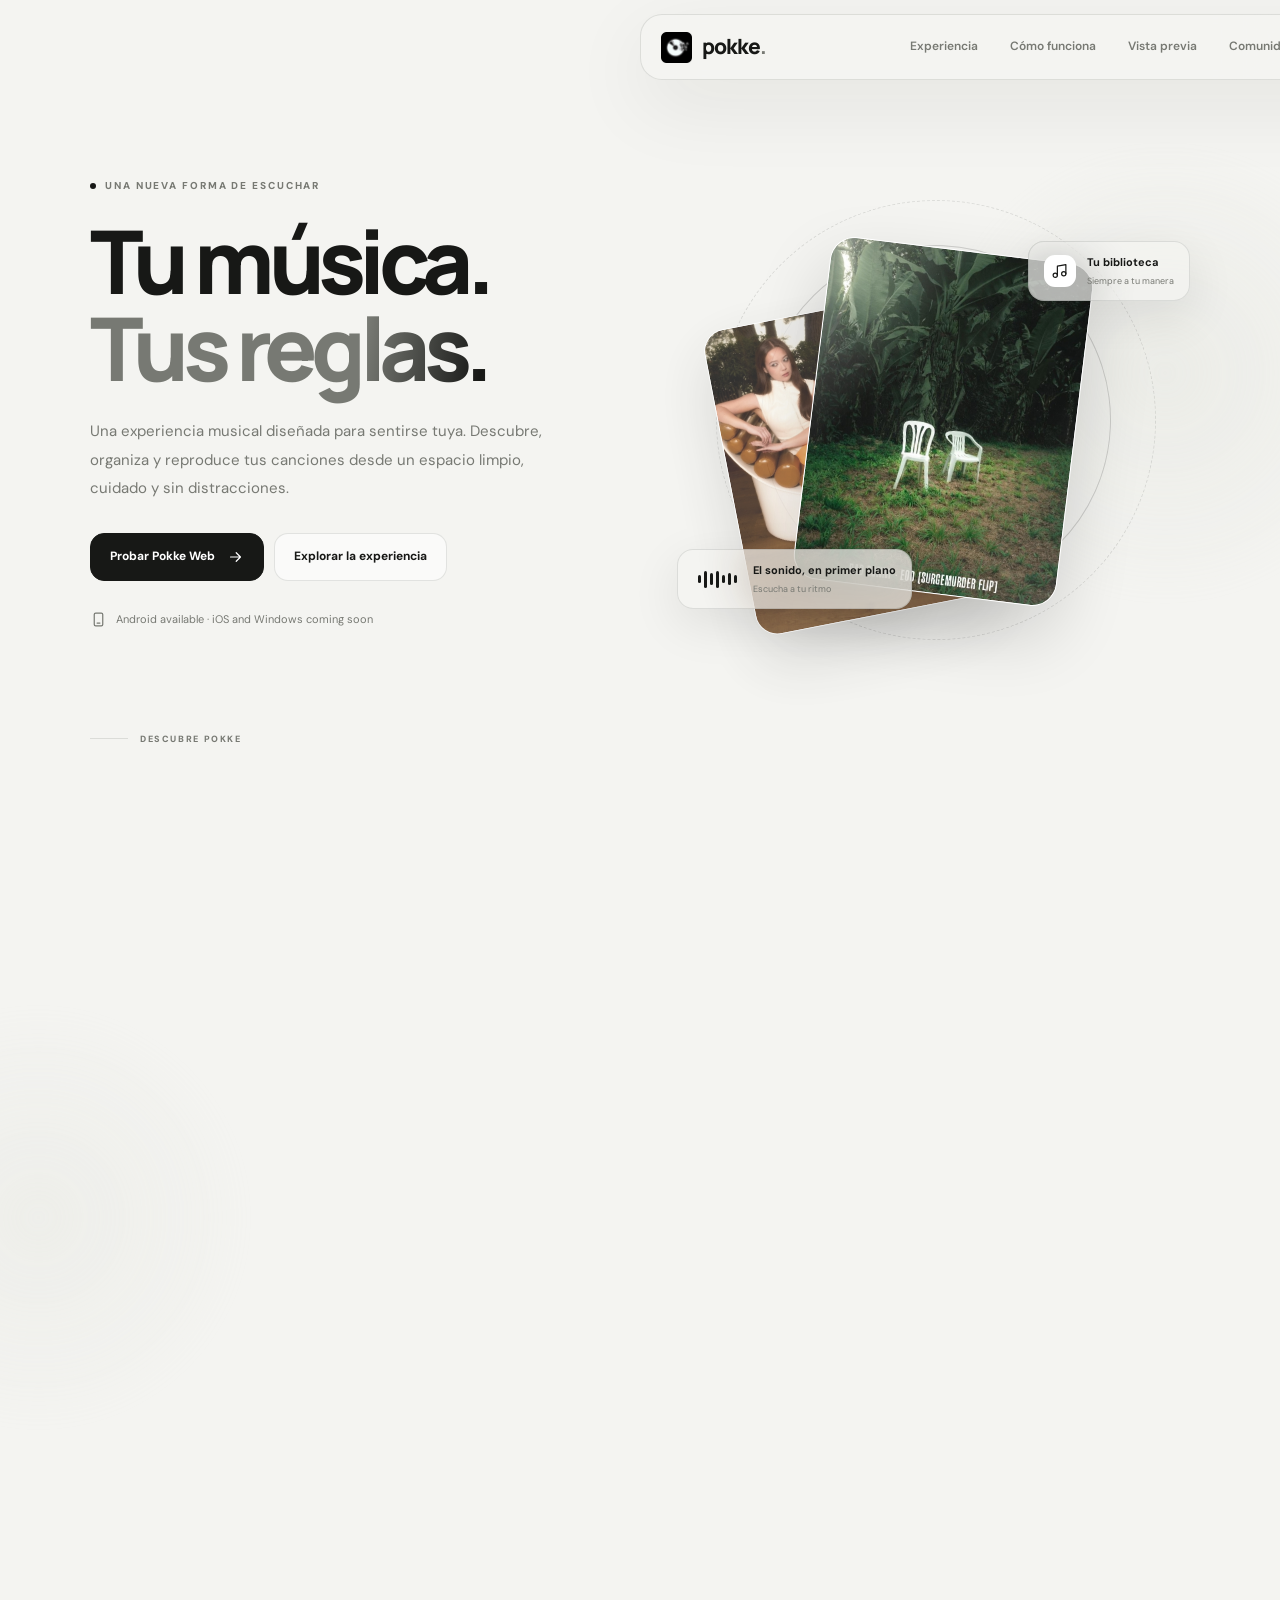
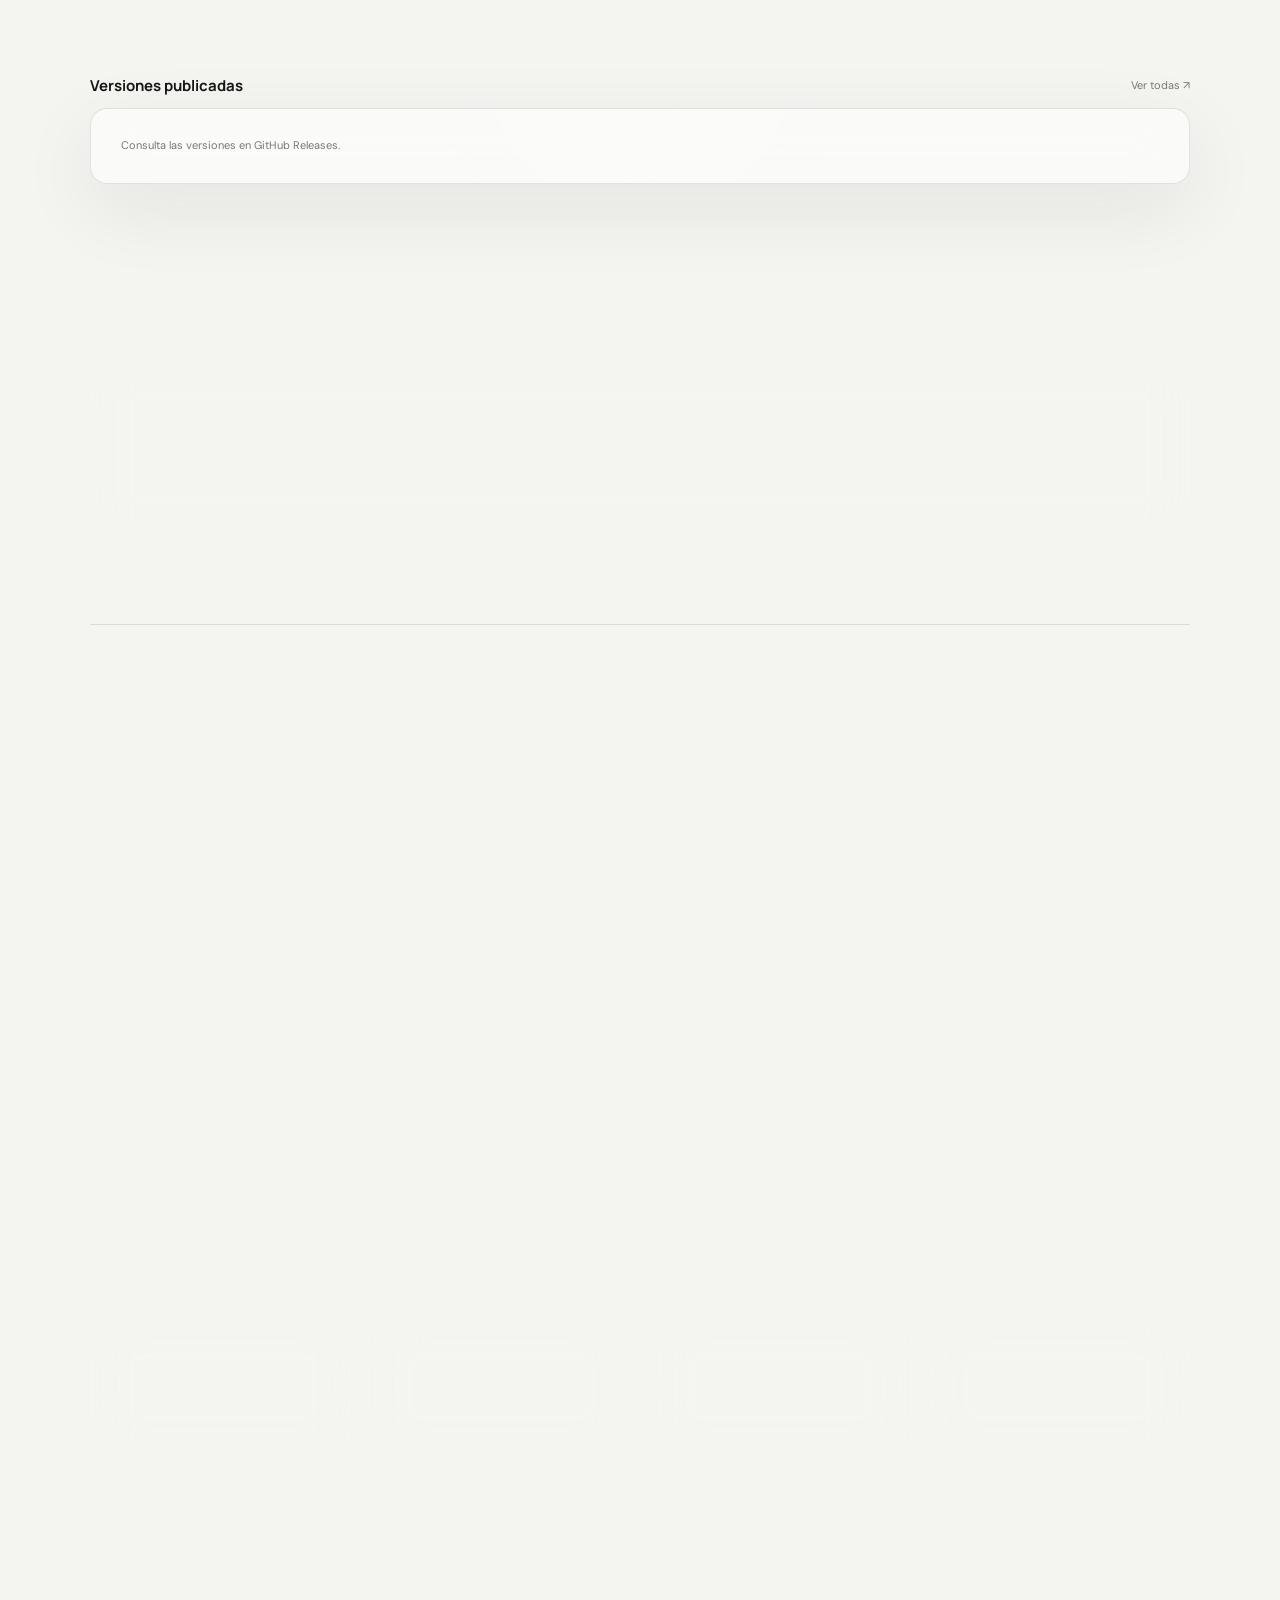
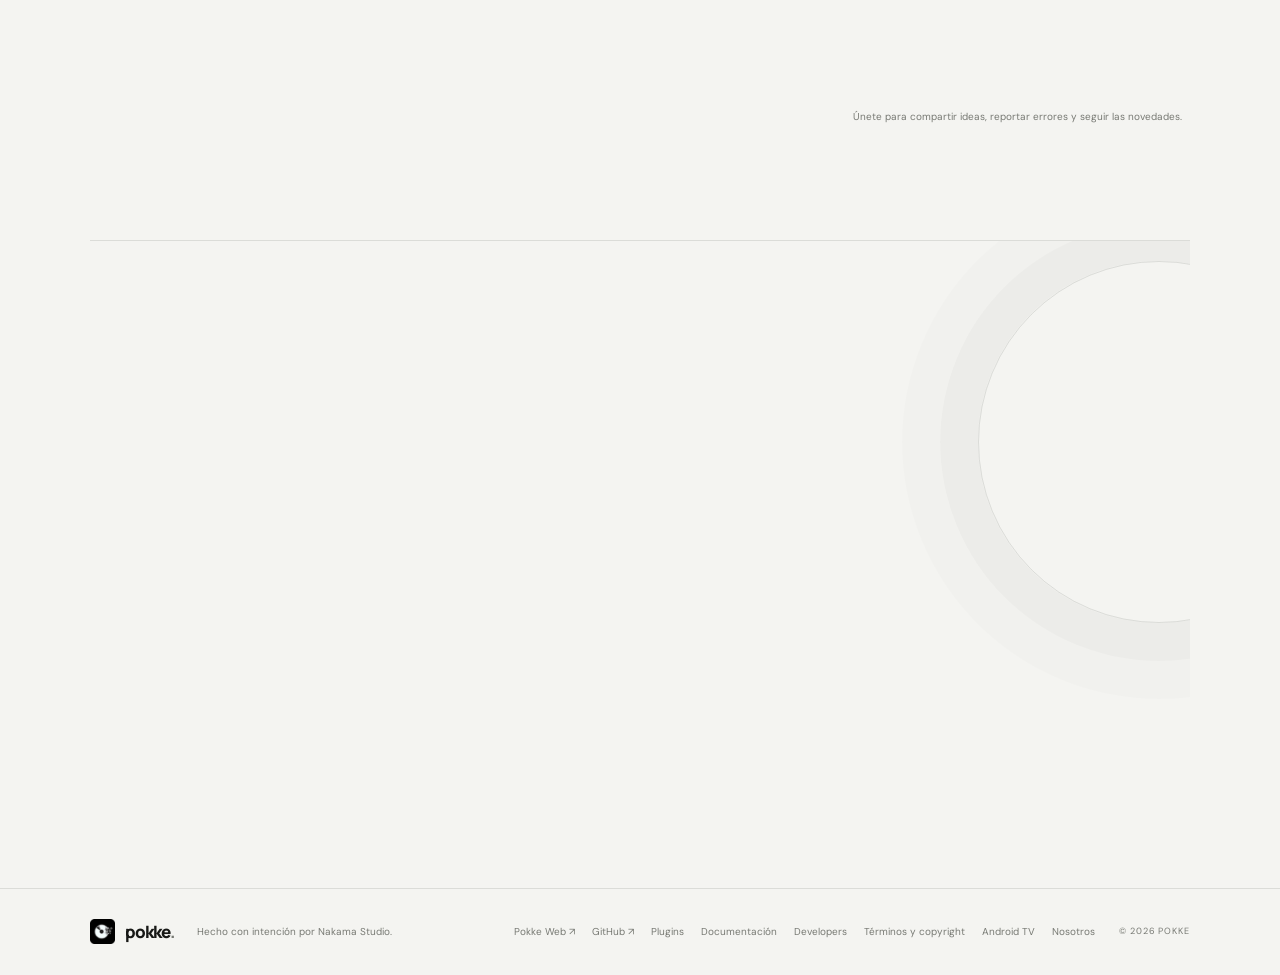
<file: index.html>
<!DOCTYPE html>
<html lang="es">
<head>
  <meta charset="UTF-8">
  <meta name="viewport" content="width=device-width, initial-scale=1, viewport-fit=cover">
  <meta name="theme-color" content="#f4f4f1">
  <meta name="description" content="Pokke es una experiencia musical para descubrir, organizar y escuchar música desde Android.">
  <title>Pokke — Tu música, a tu manera</title>
  <link rel="icon" href="assets/pokke-logo-rounded.png" type="image/png">
  <link rel="stylesheet" href="style.css">
  <link rel="preconnect" href="https://fonts.googleapis.com">
  <link rel="preconnect" href="https://fonts.gstatic.com" crossorigin>
  <link href="https://fonts.googleapis.com/css2?family=DM+Sans:wght@400;500;600;700&family=Manrope:wght@400;500;600;700;800&display=swap" rel="stylesheet">
<link rel="stylesheet" href="extras.css">
</head>
<body>
  <div class="scroll-progress" aria-hidden="true"><span id="scroll-progress-bar"></span></div>
  <div class="pointer-glow" aria-hidden="true"></div>
  <div class="ambient ambient-one" aria-hidden="true"></div><div class="ambient ambient-two" aria-hidden="true"></div>
  <header class="nav-shell glass">
    <a class="brand" href="#top" aria-label="Pokke, inicio"><img src="assets/pokke-logo-rounded.png" alt="" class="brand-mark"><span>pokke<span class="brand-period">.</span></span></a>
    <nav class="nav-links" aria-label="Main navigation">
      <a href="#experience" data-i18n="navExperience">Experiencia</a><a href="#catalog" data-i18n="navCatalog">Catálogo</a><a href="#preview" data-i18n="navPreview">Vista previa</a><a href="#community" data-i18n="navCommunity">Comunidad</a><a href="plugins.html">Plugins</a><a href="#about" data-i18n="navAbout">Nosotros</a>
    </nav>
    <div class="nav-actions"><button class="text-button" id="language-toggle" type="button" aria-label="Change language">EN</button><button class="theme-toggle" id="theme-toggle" type="button" aria-label="Cambiar tema"><svg viewBox="0 0 24 24" aria-hidden="true"><path d="M12 3v2m0 14v2M3 12h2m14 0h2M5.64 5.64l1.42 1.42m9.88 9.88 1.42 1.42m0-12.72-1.42 1.42m-9.88 9.88-1.42 1.42M16 12a4 4 0 1 1-8 0 4 4 0 0 1 8 0Z"/></svg></button><a class="nav-cta" href="https://lunethosdev-eng.github.io/Moshii/#/firstpage" target="_blank" rel="noopener noreferrer" data-i18n="navWeb">Probar web <span aria-hidden="true">↗</span></a></div>
    <button class="mobile-menu" id="mobile-menu" type="button" aria-label="Abrir menú"><svg viewBox="0 0 24 24" aria-hidden="true"><path d="M4 7h16M4 12h16M4 17h16"/></svg></button>
  </header>
  <main id="top">
    <section class="hero section-wrap">
      <div class="hero-copy">
        <div class="eyebrow reveal"><span class="status-dot"></span><span data-i18n="eyebrow">UNA NUEVA FORMA DE ESCUCHAR</span></div>
        <h1 class="reveal delay-1" data-i18n-html="heroTitle">Tu música.<br><span class="muted-heading">Tus reglas.</span></h1>
        <p class="hero-lede reveal delay-2" data-i18n="heroBody">Una experiencia musical diseñada para sentirse tuya. Descubre, organiza y reproduce tus canciones desde un espacio limpio, cuidado y sin distracciones.</p>
        <div class="hero-buttons reveal delay-3"><a class="button button-dark" href="https://lunethosdev-eng.github.io/Moshii/#/firstpage" target="_blank" rel="noopener noreferrer"><span data-i18n="getApp">Probar Pokke Web</span><svg viewBox="0 0 24 24" aria-hidden="true"><path d="M5 12h14m-6-6 6 6-6 6"/></svg></a><a class="button button-light" href="#preview" data-i18n="explore">Explorar la experiencia</a></div>
        <div class="hero-footnote reveal delay-3"><svg viewBox="0 0 24 24" aria-hidden="true"><rect x="6" y="3" width="12" height="18" rx="2"/><path d="M10 17h4"/></svg><span data-i18n="androidNote">Android disponible · iOS y Windows próximamente</span></div>
      </div>
      <div class="hero-art reveal delay-2">
        <div class="orbit orbit-a"></div><div class="orbit orbit-b"></div>
        <div class="art-card art-back"><img src="assets/music/covers/cover3.jpg" alt="Carátula musical" loading="eager"></div>
        <div class="art-card art-front"><img src="assets/music/covers/cover1.jpg" alt="Carátula musical" loading="eager"><div class="art-gloss"></div></div>
        <div class="floating-note note-top"><span class="note-icon"><svg viewBox="0 0 24 24" aria-hidden="true"><path d="M9 18V5l12-2v13"/><circle cx="6" cy="18" r="3"/><circle cx="18" cy="16" r="3"/></svg></span><span><b data-i18n="yourLibrary">Tu biblioteca</b><small data-i18n="alwaysYours">Siempre a tu manera</small></span></div>
        <div class="floating-note note-bottom"><span class="waveform"><i></i><i></i><i></i><i></i><i></i><i></i><i></i></span><span><b data-i18n="soundOn">El sonido, en primer plano</b><small data-i18n="listenYourWay">Escucha a tu ritmo</small></span></div>
      </div>
      <div class="hero-scroll"><span></span><span data-i18n="scroll">DESCUBRE POKKE</span></div>
    </section>

    <section class="statement section-wrap reveal" id="experience">
      <p class="section-kicker" data-i18n="statementKicker">MENOS RUIDO. MÁS MÚSICA.</p>
      <h2 data-i18n-html="statementTitle">La música es el centro.<br><span class="serif">Todo lo demás, no.</span></h2>
      <p class="statement-copy" data-i18n="statementBody">Pokke apuesta por una interfaz serena, controles claros y una experiencia que deja espacio para lo importante: lo que estás escuchando.</p>
    </section>

    <section class="features section-wrap motion-section">
      <div class="section-heading reveal"><div><p class="section-kicker" data-i18n="featuresKicker">HECHO PARA ESCUCHAR</p><h2 data-i18n="featuresTitle">Una experiencia con intención.</h2></div><p data-i18n="featuresIntro">Cada detalle tiene un propósito: hacer que escuchar música se sienta sencillo otra vez.</p></div>
      <div class="feature-grid">
        <article class="feature-card glass reveal"><div class="feature-icon"><svg viewBox="0 0 24 24" aria-hidden="true"><path d="M4 7.5 12 3l8 4.5v9L12 21l-8-4.5z"/><path d="m4.5 7.7 7.5 4.4 7.5-4.4M12 12v9"/></svg></div><span class="feature-index">01</span><h3 data-i18n="featureOneTitle">Tu espacio musical</h3><p data-i18n="featureOneBody">Una biblioteca visual, portadas protagonistas y una interfaz pensada para acompañarte.</p></article>
        <article class="feature-card glass reveal delay-1"><div class="feature-icon"><svg viewBox="0 0 24 24" aria-hidden="true"><path d="M12 3v18M3 12h18M5.6 5.6l12.8 12.8M18.4 5.6 5.6 18.4"/></svg></div><span class="feature-index">02</span><h3 data-i18n="featureTwoTitle">Diseño que respira</h3><p data-i18n="featureTwoBody">Transiciones suaves, superficies translúcidas y modos claro y oscuro para elegir tu ambiente.</p></article>
        <article class="feature-card glass reveal delay-2"><div class="feature-icon"><svg viewBox="0 0 24 24" aria-hidden="true"><path d="M4 12a8 8 0 0 1 16 0v5a2 2 0 0 1-2 2h-2v-6h4M4 13h4v6H6a2 2 0 0 1-2-2z"/></svg></div><span class="feature-index">03</span><h3 data-i18n="featureThreeTitle">En evolución</h3><p data-i18n="featureThreeBody">Un proyecto independiente que crece con ideas, comentarios y nuevas versiones.</p></article>
      </div>
    </section>


    <section class="catalog-section section-wrap" id="catalog">
      <div class="catalog-intro reveal"><p class="section-kicker" data-i18n="catalogKicker">MÁS ALLÁ DEL CATÁLOGO</p><h2 data-i18n-html="catalogTitle">Si no la encuentras,<br><span class="serif">la música sigue.</span></h2><p data-i18n="catalogBody">Pokke incluye una función integrada en la aplicación y en la versión web para gestionar canciones que todavía no aparecen en el catálogo. Busca por título y artista o pega un enlace compatible; el servidor de Pokke procesa la solicitud y prepara la pista para escucharla desde tu experiencia musical.</p><p class="catalog-footnote" data-i18n="catalogNote">Esta capacidad forma parte del producto; no es una función nueva de esta página promocional.</p></div>
      <div class="catalog-steps">
        <article class="catalog-step glass reveal"><span class="catalog-number">01</span><div class="catalog-step-icon"><svg viewBox="0 0 24 24" aria-hidden="true"><circle cx="10.8" cy="10.8" r="6.8"/><path d="m16 16 5 5M8 10.8h5.6M10.8 8v5.6"/></svg></div><h3 data-i18n="catalogStepOne">Busca una canción</h3><p data-i18n="catalogStepOneBody">Escribe el nombre del tema y, si lo sabes, el artista para encontrarlo con más precisión.</p></article>
        <article class="catalog-step glass reveal delay-1"><span class="catalog-number">02</span><div class="catalog-step-icon"><svg viewBox="0 0 24 24" aria-hidden="true"><path d="M10 13.5 8.5 15a4 4 0 0 1-5.7-5.7l4-4a4 4 0 0 1 5.7 0M14 10.5l1.5-1.5a4 4 0 0 1 5.7 5.7l-4 4a4 4 0 0 1-5.7 0M8.5 15.5l7-7"/></svg></div><h3 data-i18n="catalogStepTwo">O comparte un enlace</h3><p data-i18n="catalogStepTwoBody">Cuando esté disponible, puedes usar un enlace compatible en vez de buscar por texto.</p></article>
        <article class="catalog-step glass reveal delay-2"><span class="catalog-number">03</span><div class="catalog-step-icon"><svg viewBox="0 0 24 24" aria-hidden="true"><path d="M9 18V5l12-2v13M6 21a3 3 0 1 0 0-6 3 3 0 0 0 0 6ZM18 19a3 3 0 1 0 0-6 3 3 0 0 0 0 6Z"/></svg></div><h3 data-i18n="catalogStepThree">Vuelve a escuchar</h3><p data-i18n="catalogStepThreeBody">La gestión de la solicitud ocurre en la infraestructura del producto, tanto en la app como en la web.</p></article>
      </div>
    </section>

    <section class="preview-section section-wrap" id="preview">
      <div class="section-heading reveal"><div><p class="section-kicker" data-i18n="previewKicker">MIRA MÁS DE CERCA</p><h2 data-i18n="previewTitle">Cada píxel, con intención.</h2></div><p data-i18n="previewIntro">Explora algunas pantallas de la aplicación. Toca una imagen para verla completa.</p></div>
      <div class="screens-grid">
        <button class="screen-card screen-large reveal" data-full-image="assets/player.png" data-image-title="Pokke Player"><span class="screen-image"><img src="assets/player.png" alt="Pantalla del reproductor Pokke" loading="lazy"></span><span class="screen-caption"><span><b data-i18n="screenPlayer">Reproductor</b><small data-i18n="screenPlayerSub">El sonido en el centro</small></span><span class="screen-arrow">↗</span></span></button>
        <button class="screen-card reveal delay-1" data-full-image="assets/music.png" data-image-title="Pokke Library"><span class="screen-image"><img src="assets/music.png" alt="Pantalla de biblioteca musical Pokke" loading="lazy"></span><span class="screen-caption"><span><b data-i18n="screenLibrary">Biblioteca</b><small data-i18n="screenLibrarySub">Todo en su lugar</small></span><span class="screen-arrow">↗</span></span></button>
        <button class="screen-card reveal delay-2" data-full-image="assets/lyrics.png" data-image-title="Pokke Lyrics"><span class="screen-image"><img src="assets/lyrics.png" alt="Pantalla de letras Pokke" loading="lazy"></span><span class="screen-caption"><span><b data-i18n="screenLyrics">Letras</b><small data-i18n="screenLyricsSub">Sigue cada momento</small></span><span class="screen-arrow">↗</span></span></button>
        <button class="screen-card reveal delay-1" data-full-image="assets/profile.png" data-image-title="Pokke Profile"><span class="screen-image"><img src="assets/profile.png" alt="Pantalla de perfil Pokke" loading="lazy"></span><span class="screen-caption"><span><b data-i18n="screenProfile">Perfil</b><small data-i18n="screenProfileSub">Hazlo tuyo</small></span><span class="screen-arrow">↗</span></span></button>
      </div>
    </section>

    <section class="listen-section section-wrap" id="listen">
      <div class="listen-copy reveal"><p class="section-kicker" data-i18n="listenKicker">ESCUCHA UNA MUESTRA</p><h2 data-i18n-html="listenTitle">Dale al play.<br><span class="serif">Quédate un rato.</span></h2><p data-i18n="listenBody">Prueba el reproductor de la web con las pistas incluidas en este proyecto. La disponibilidad depende de que los archivos de audio estén completos.</p><div class="audio-note" id="audio-status" role="status" data-i18n="audioReady">Preparando reproductor…</div></div>
      <div class="web-player glass reveal delay-1">
        <div class="player-cover-wrap"><img id="current-cover" src="assets/music/covers/cover1.jpg" alt="Carátula de la canción actual"><span class="cover-label">POKKE / PLAY</span></div>
        <div class="player-info"><p class="player-overline" data-i18n="nowPlaying">REPRODUCIENDO EN LA WEB</p><h3 id="current-title">EoO</h3><p id="current-artist">Bad Bunny</p></div>
        <audio id="audio-element" preload="metadata"></audio>
        <div class="player-progress"><input type="range" id="seek" min="0" max="1000" value="0" aria-label="Posición de reproducción"><div class="time-row"><span id="time-current">0:00</span><span id="time-duration">0:00</span></div></div>
        <div class="player-buttons"><button class="icon-button" id="btn-prev" type="button" aria-label="Canción anterior"><svg viewBox="0 0 24 24"><path d="M6 5v14M19 6l-9 6 9 6z"/></svg></button><button class="play-button" id="btn-play" type="button" aria-label="Reproducir"><svg class="play-icon" viewBox="0 0 24 24"><path d="m8 5 11 7-11 7z"/></svg><svg class="pause-icon" viewBox="0 0 24 24"><path d="M7 5h4v14H7zM15 5h4v14h-4z"/></svg></button><button class="icon-button" id="btn-next" type="button" aria-label="Siguiente canción"><svg viewBox="0 0 24 24"><path d="M18 5v14M5 6l9 6-9 6z"/></svg></button></div>
        <div class="track-list" id="track-list"></div>
      </div>
    </section>

    <section class="download-section section-wrap" id="download">
      <div class="download-panel reveal"><div class="download-orb" aria-hidden="true"><img src="assets/pokke-logo-rounded.png" alt=""></div><div class="download-copy"><p class="section-kicker" data-i18n="downloadKicker">TU PRÓXIMO PLAY EMPIEZA AQUÍ</p><h2 data-i18n="downloadTitle">Conoce Pokke.</h2><p data-i18n="downloadBody">Consulta las versiones publicadas y descarga el APK desde los lanzamientos oficiales del proyecto.</p></div><div class="download-actions" id="latest-download-container"><span class="loading-line" data-i18n="loadingReleases">Buscando la última versión…</span><a class="button button-dark" href="https://github.com/lunethosdev-eng/okipokkeX/releases" target="_blank" rel="noopener noreferrer" data-i18n="viewReleases">Ver lanzamientos ↗</a></div></div>
      <div class="release-area"><div class="release-heading"><h3 data-i18n="releaseTitle">Versiones publicadas</h3><a href="https://github.com/lunethosdev-eng/okipokkeX/releases" target="_blank" rel="noopener noreferrer" data-i18n="allReleases">Ver todas ↗</a></div><div class="release-list glass" id="versions-list"><p class="release-empty" data-i18n="loadingVersions">Cargando versiones…</p></div></div>
    </section>

    <section class="installer-section section-wrap"><div class="installer-card glass"><div class="installer-symbol"><svg viewBox="0 0 24 24" aria-hidden="true"><path d="M12 3v11m-4-4 4 4 4-4M5 16v4h14v-4"/></svg></div><div><p class="section-kicker" data-i18n="installerKicker">ACTUALIZACIONES</p><h2 data-i18n="universalTitle">Instalador de terceros</h2><p data-i18n="universalBody">Este APK es una herramienta de terceros y no ha sido creado por Pokke. Si decides usarlo, verifica su origen y úsalo bajo tu propia responsabilidad. Mientras tanto, algunas actualizaciones podrían requerir desinstalar la versión anterior antes de instalar la nueva; esperamos mejorar este proceso en el futuro.</p></div><a class="button button-light" id="universal-installer-link" href="downloads/app.pwhs.universalinstaller_42.apk" hidden download data-i18n="installerDownload">Descargar instalador</a><span class="installer-pending" id="installer-pending" data-i18n="installerPending">Instalador universal: próximamente</span></div></section>
    <section class="tv-section section-wrap" id="tv"><div class="tv-copy reveal"><p class="section-kicker">ANDROID TV</p><h2>Pokke en la <span class="serif">pantalla grande.</span></h2><p>Una versión pensada para el control remoto, con portadas grandes y reproducción desde el sofá. El APK para TV se publicará en los lanzamientos del proyecto.</p><div class="hero-buttons"><a class="button button-dark" id="tv-download" href="https://github.com/lunethosdev-eng/okipokkeX/releases" target="_blank" rel="noopener noreferrer">Ver lanzamientos ↗</a><span class="platform-status soon" id="tv-status">En preparación</span></div></div><div class="tv-wrap reveal delay-1"><div class="tv-screen"><i style="--n:0;background-image:url(assets/music/covers/cover1.jpg)"></i><i style="--n:1;background-image:url(assets/music/covers/cover2.jpg)"></i><i style="--n:2;background-image:url(assets/music/covers/cover3.jpg)"></i><i style="--n:3;background-image:url(assets/music/covers/cover4.jpg)"></i><i style="--n:4;background-image:url(assets/music/covers/cover3.jpg)"></i><i style="--n:5;background-image:url(assets/music/covers/cover1.jpg)"></i></div><div class="tv-stand"></div></div></section>
    <section class="platform-section section-wrap" id="platforms"><div class="section-heading reveal"><div><p class="section-kicker" data-i18n="platformKicker">UNA EXPERIENCIA EN EXPANSIÓN</p><h2 data-i18n="platformTitle">Donde escuchas.</h2></div><p data-i18n="platformBody">Pokke ya está disponible en Android y en la web. Estamos preparando el camino para más plataformas.</p></div><div class="platform-grid"><article class="platform-card glass"><svg class="platform-icon android-icon" viewBox="0 0 24 24" aria-label="Android"><path d="M6.3 8.2 4.8 5.6M17.7 8.2l1.5-2.6M4 10.5a8 8 0 0 1 16 0v6.1a1.4 1.4 0 0 1-1.4 1.4h-13A1.6 1.6 0 0 1 4 16.4zM8 20v-2m8 2v-2M2.5 11v5m19-5v5M9 13h.1M15 13h.1"/></svg><b>Android</b><span class="platform-status available" data-i18n="platformAvailable">Disponible</span></article><article class="platform-card glass"><svg class="platform-icon web-icon" viewBox="0 0 24 24" aria-label="Web"><circle cx="12" cy="12" r="9"/><path d="M3 12h18M12 3a14 14 0 0 1 0 18M12 3a14 14 0 0 0 0 18"/></svg><b>Pokke Web</b><a class="platform-status" href="https://lunethosdev-eng.github.io/Moshii/#/firstpage" target="_blank" rel="noopener noreferrer" data-i18n="platformTry">Probar ahora ↗</a></article><article class="platform-card glass"><svg class="platform-icon apple-icon" viewBox="0 0 24 24" aria-label="Apple iOS"><path d="M16.7 12.8c0-2.2 1.8-3.2 1.9-3.3a4.1 4.1 0 0 0-3.2-1.7c-1.3-.1-2.5.8-3.2.8s-1.7-.8-2.8-.8a4.3 4.3 0 0 0-3.6 2.2c-1.5 2.6-.4 6.5 1.1 8.6.7 1 1.5 2.1 2.6 2.1s1.5-.7 2.8-.7 1.7.7 2.8.7 1.8-1 2.5-2.1a9.3 9.3 0 0 0 1.1-2.3 3.8 3.8 0 0 1-2-3.5ZM14.5 6.4A4 4 0 0 0 15.4 3a4.2 4.2 0 0 0-3 1.5 3.8 3.8 0 0 0-.9 3.2 3.5 3.5 0 0 0 3-1.3Z"/></svg><b>iOS</b><span class="platform-status soon" data-i18n="platformSoon">Próximamente</span></article><article class="platform-card glass"><svg class="platform-icon windows-icon" viewBox="0 0 24 24" aria-label="Windows"><path d="M2 4.5 10.5 3v8H2zm9.5-1.7L22 1v10H11.5zM2 12.5h8.5v8L2 19zm9.5 0H22v10l-10.5-1.8z"/></svg><b>Windows</b><span class="platform-status soon" data-i18n="platformSoon">Próximamente</span></article></div></section>
    <section class="community-section section-wrap" id="community"><div class="community-card glass reveal"><div class="community-mark" aria-hidden="true"><svg viewBox="0 0 24 24"><path d="M19.7 5.2A18.4 18.4 0 0 0 15.2 3.8l-.6 1.2a16.8 16.8 0 0 0-5.2 0l-.6-1.2a18.4 18.4 0 0 0-4.5 1.4C1.5 9.4.7 13.5 1.1 17.6a18.5 18.5 0 0 0 5.5 2.8l1.2-2a12 12 0 0 1-1.9-.9l.5-.4a13.2 13.2 0 0 0 11.2 0l.5.4a12 12 0 0 1-1.9.9l1.2 2a18.5 18.5 0 0 0 5.5-2.8c.5-4.8-.8-8.9-3.2-12.4ZM8.7 14.6c-1 0-1.8-.9-1.8-2s.8-2 1.8-2 1.8.9 1.8 2-.8 2-1.8 2Zm6.6 0c-1 0-1.8-.9-1.8-2s.8-2 1.8-2 1.8.9 1.8 2-.8 2-1.8 2Z"/></svg></div><div><p class="section-kicker" data-i18n="communityKicker">CRECEMOS CON LA COMUNIDAD</p><h2 data-i18n="communityTitle">Las buenas ideas se comparten.</h2><p data-i18n="communityBody">Únete a la conversación, comparte sugerencias y acompaña el desarrollo de Pokke.</p></div><a class="button button-light discord-button" id="discord-link" href="https://discord.gg/8kMhEaAzW" target="_blank" rel="noopener noreferrer"><svg viewBox="0 0 24 24" aria-hidden="true"><path d="M19.7 5.2A18.4 18.4 0 0 0 15.2 3.8l-.6 1.2a16.8 16.8 0 0 0-5.2 0l-.6-1.2a18.4 18.4 0 0 0-4.5 1.4C1.5 9.4.7 13.5 1.1 17.6a18.5 18.5 0 0 0 5.5 2.8l1.2-2a12 12 0 0 1-1.9-.9l.5-.4a13.2 13.2 0 0 0 11.2 0l.5.4a12 12 0 0 1-1.9.9l1.2 2a18.5 18.5 0 0 0 5.5-2.8c.5-4.8-.8-8.9-3.2-12.4ZM8.7 14.6c-1 0-1.8-.9-1.8-2s.8-2 1.8-2 1.8.9 1.8 2-.8 2-1.8 2Zm6.6 0c-1 0-1.8-.9-1.8-2s.8-2 1.8-2 1.8.9 1.8 2-.8 2-1.8 2Z"/></svg><span data-i18n="discordJoin">Unirse al Discord</span></a></div><p class="small-note" data-i18n="discordNote">Únete para compartir ideas, reportar errores y seguir las novedades.</p></section>

    <section class="about-section section-wrap" id="about">
      <div class="about-heading reveal"><p class="section-kicker" data-i18n="aboutKicker">QUIÉNES SOMOS</p><h2 data-i18n-html="aboutTitle">Un proyecto pequeño.<br><span class="serif">Una idea que sigue creciendo.</span></h2><p class="about-manifesto" data-i18n="aboutManifesto">Creemos que una buena experiencia no necesita gritar para hacerse notar. Queremos construir una forma más personal, cuidada y accesible de vivir la música.</p></div>
      <div class="about-copy reveal delay-1"><div class="about-profile"><span class="about-profile-index">01 / OWNER</span><h3 data-i18n="ownerTitle">Desarrollo y dirección</h3><p data-i18n="ownerBody">Pokke está creado y dirigido por un solo desarrollador: me encargo de construir el producto, tomar las decisiones técnicas y convertir las ideas en una experiencia real.</p></div><div class="about-profile"><span class="about-profile-index">02 / IDEAS</span><h3 data-i18n="friendTitle">Un amigo que suma</h3><p data-i18n="friendBody">Un amigo me acompaña con ideas, sugerencias y otra perspectiva para seguir puliendo el proyecto. El equipo es pequeño, pero las ganas de mejorar son grandes.</p></div><div class="studio-signature"><img src="assets/pokke-logo-rounded.png" alt=""><span><b>Nakama Studio</b><small data-i18n="studioLabel">Estudio independiente · Proyecto en desarrollo</small></span><span class="studio-stamp" data-i18n="studioStamp">HECHO CON INTENCIÓN</span></div></div>
    </section>
  </main>
  <footer class="footer"><a class="brand footer-brand" href="#top"><img src="assets/pokke-logo-rounded.png" alt="" class="brand-mark"><span>pokke<span class="brand-period">.</span></span></a><p data-i18n="footerLine">Hecho con intención por Nakama Studio.</p><div class="footer-links"><a href="https://lunethosdev-eng.github.io/Moshii/#/firstpage" target="_blank" rel="noopener noreferrer">Pokke Web ↗</a><a href="https://github.com/lunethosdev-eng/okipokkeX" target="_blank" rel="noopener noreferrer">GitHub ↗</a><a href="plugins.html">Plugins</a><a href="docs.html">Documentación</a><a href="dev.html">Developers</a><a href="terms.html">Términos y copyright</a><a href="#tv">Android TV</a><a href="#about" data-i18n="navAbout">Nosotros</a></div><span class="copyright">© <span id="year"></span> POKKE</span></footer>
  <div class="image-modal" id="image-modal" role="dialog" aria-modal="true" aria-label="Vista ampliada" hidden><button class="modal-close" id="modal-close" type="button" aria-label="Cerrar">×</button><img id="modal-image" alt=""><p id="modal-caption"></p></div>
  <script src="app.js"></script>
  <script src="extras.js"></script>
</body>
                                                                                                                                                                                                                                                                                                                                                                                                                                                                                                                 </html>
</file>
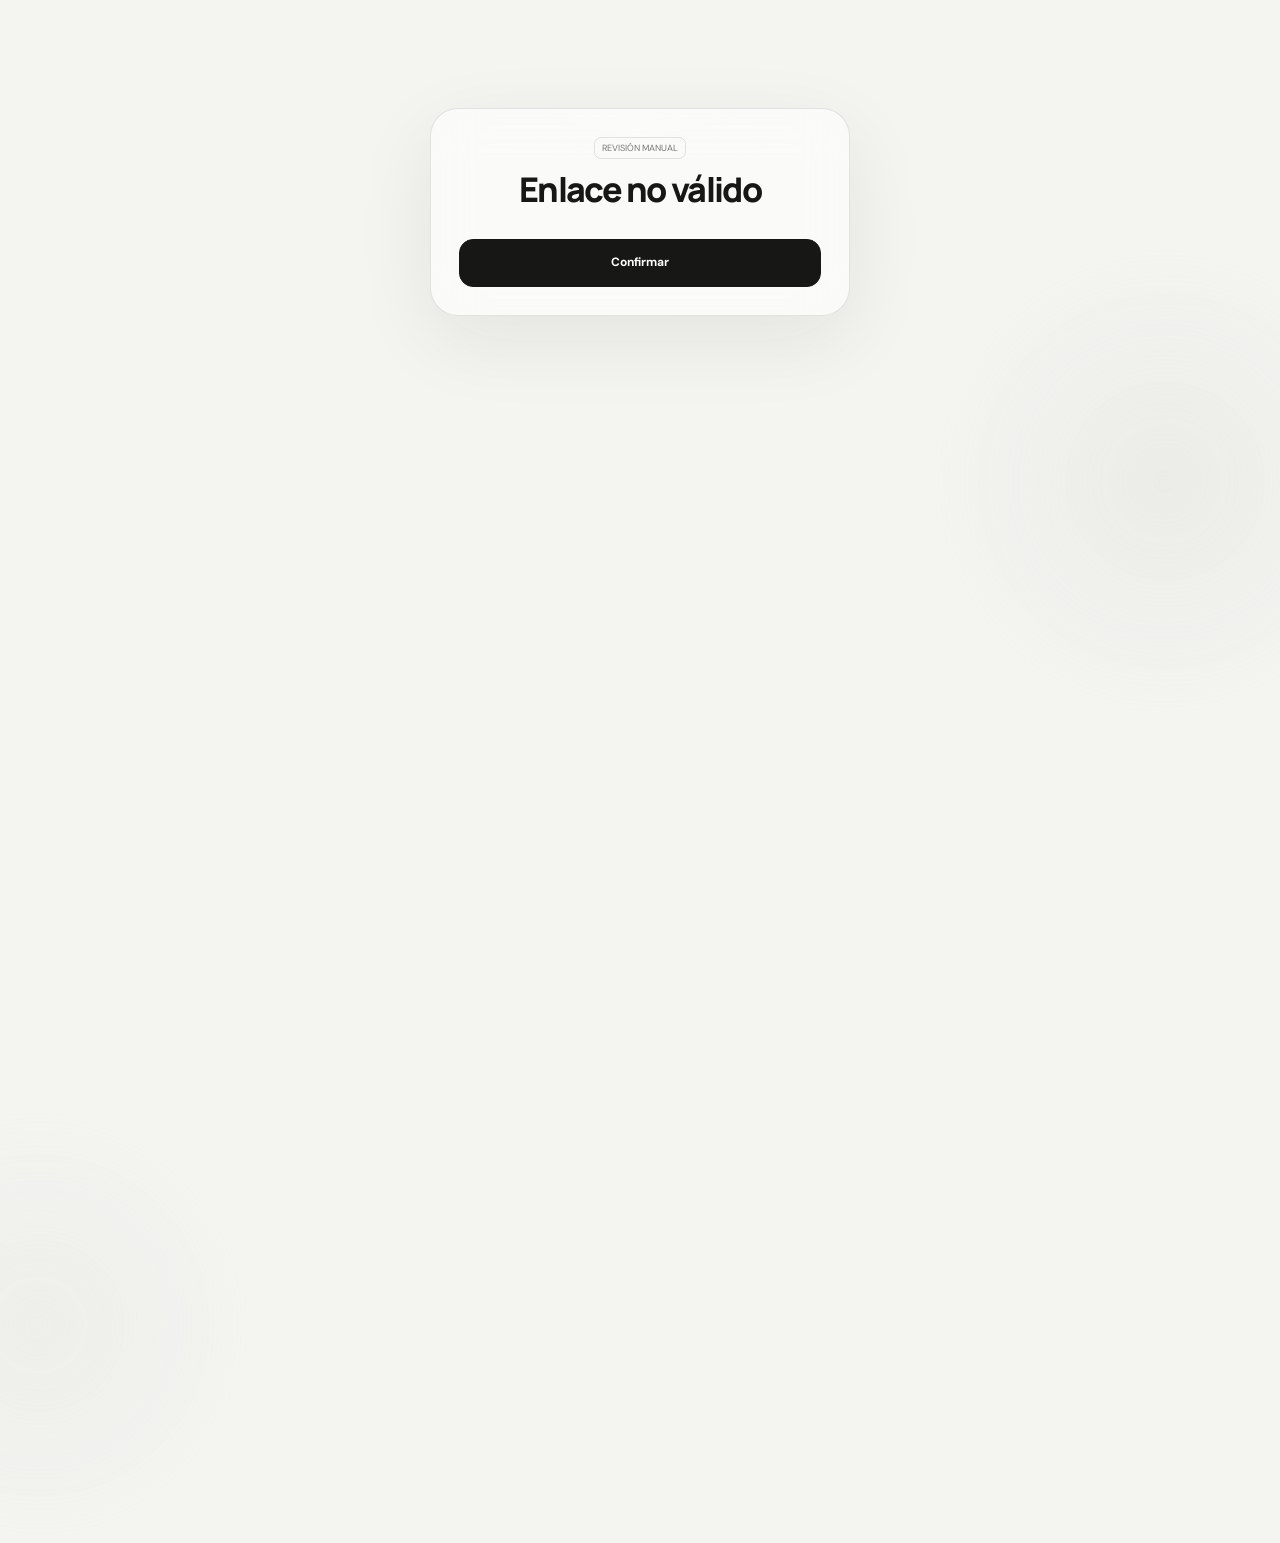
<file: approve.html>
<!DOCTYPE html>
<html lang="es"><head><meta charset="UTF-8"><meta name="viewport" content="width=device-width, initial-scale=1, viewport-fit=cover"><meta name="robots" content="noindex"><title>Revisión manual — Pokke</title>
<link rel="icon" href="assets/pokke-logo-rounded.png"><link rel="stylesheet" href="style.css"><link rel="stylesheet" href="extras.css">
<link href="https://fonts.googleapis.com/css2?family=DM+Sans:wght@400;500;600;700&family=Manrope:wght@400;500;600;700;800&display=swap" rel="stylesheet"></head>
<body><div class="ambient ambient-one"></div><div class="ambient ambient-two"></div>
<main class="share-card glass"><span class="tag">REVISIÓN MANUAL</span><h1 id="ttl">Plugin</h1><p id="sub" class="lede" style="margin:0"></p>
<div class="share-actions"><button class="button button-dark" id="go" type="button">Confirmar</button></div><p id="note" class="warn" hidden></p></main>
<script src="config.js"></script><script src="extras.js"></script><script src="approve.js"></script></body></html>
</file>
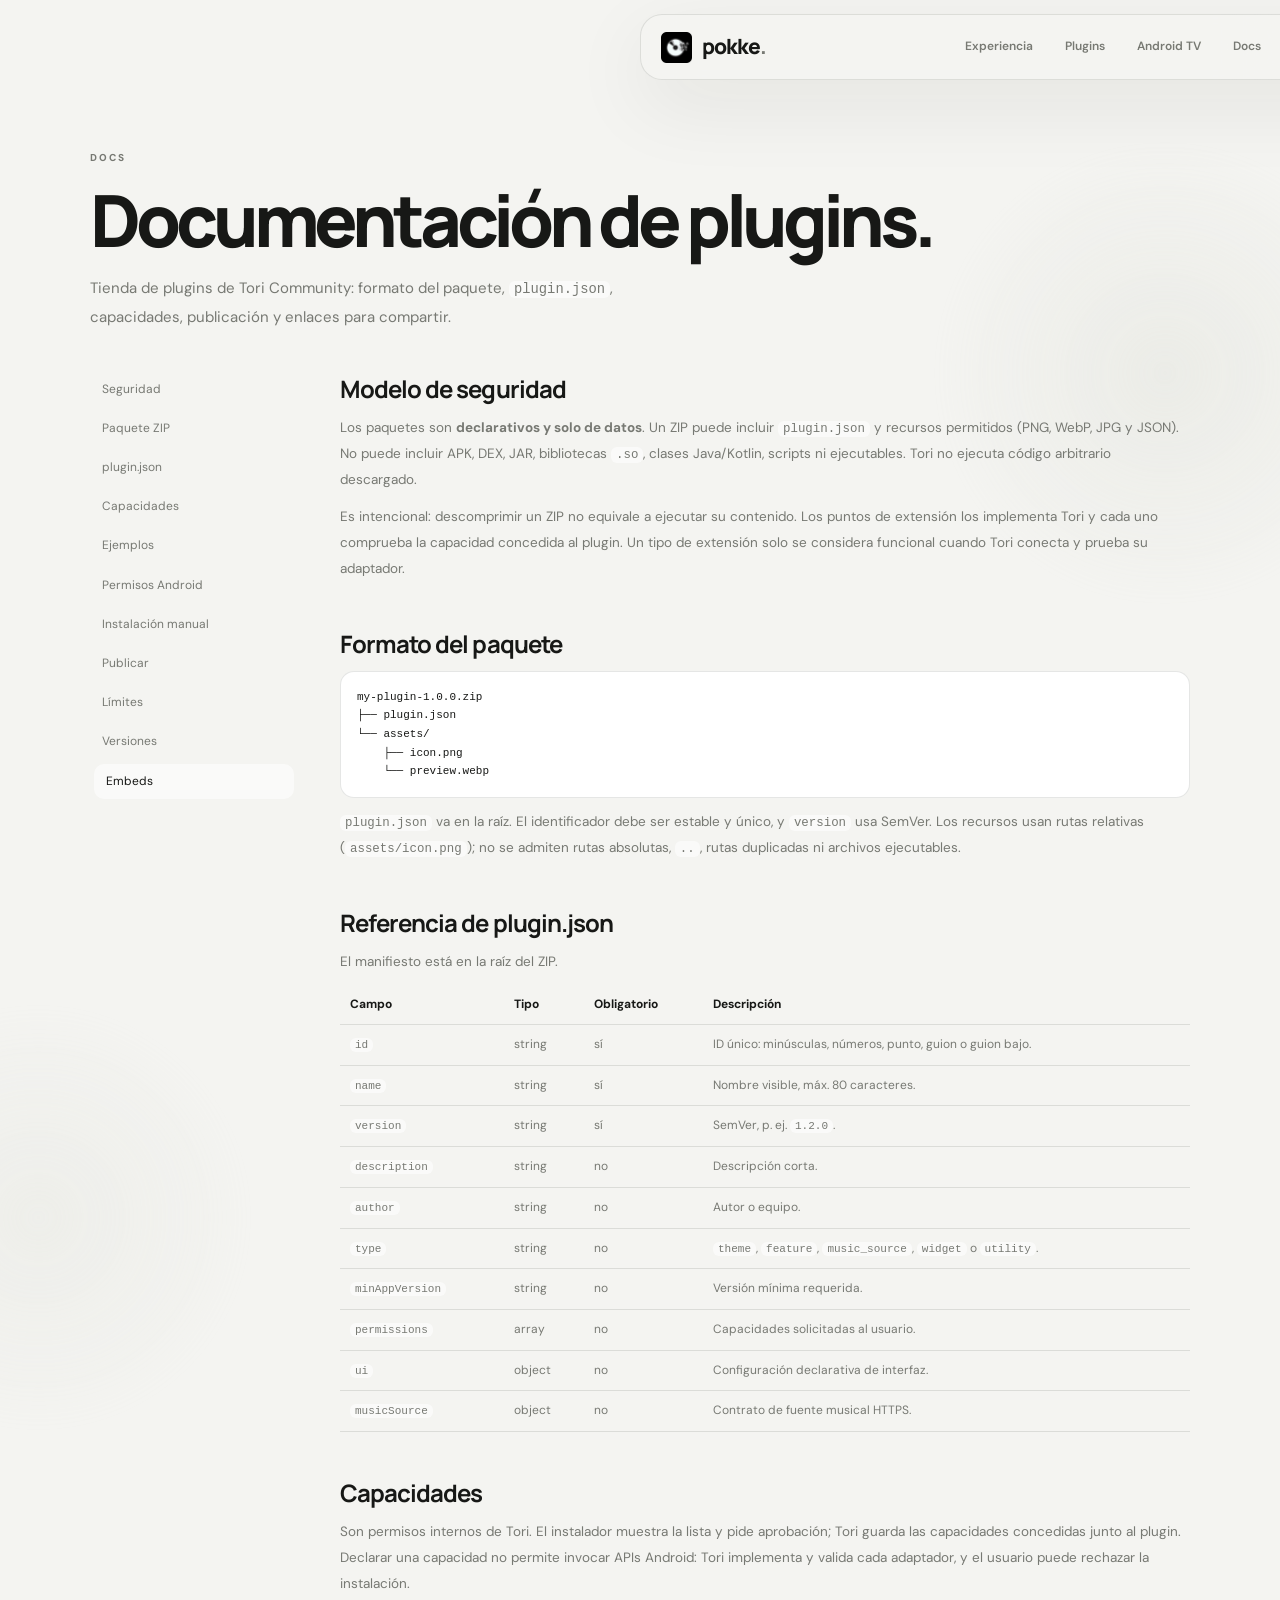
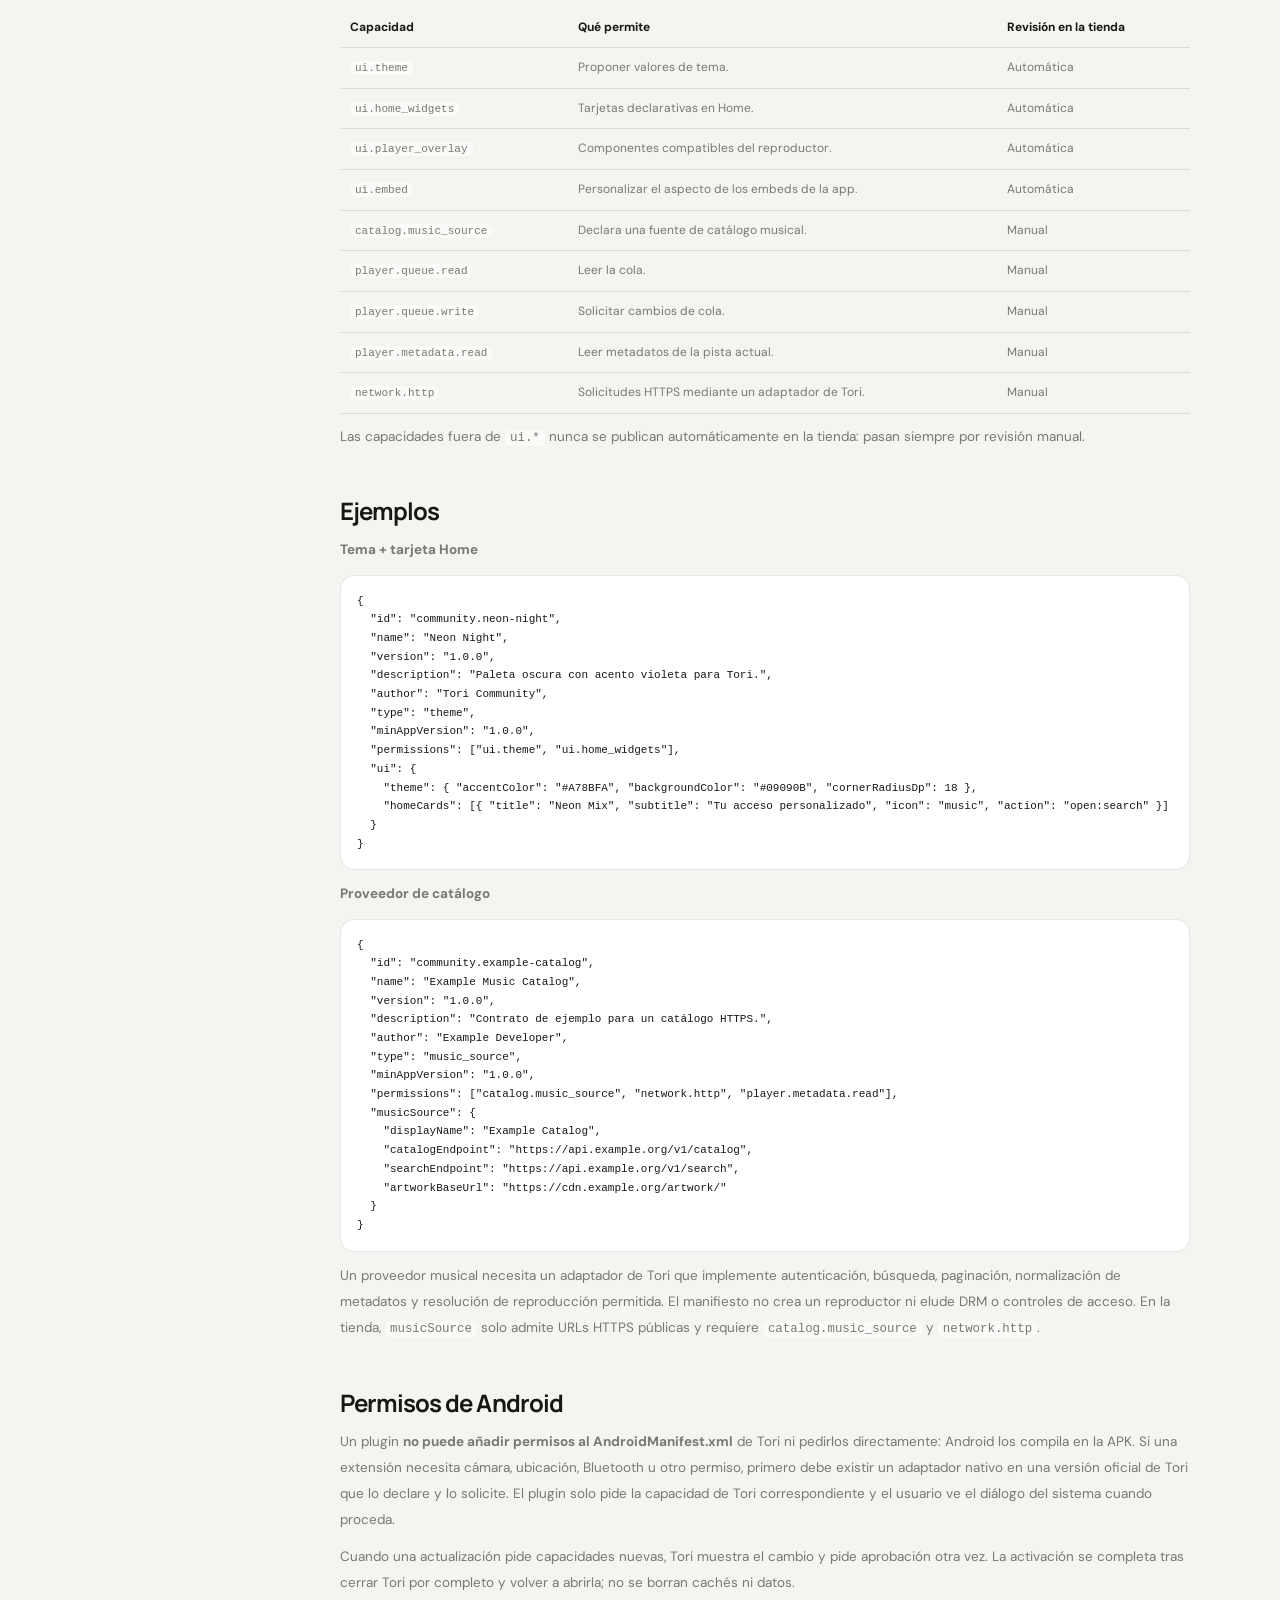
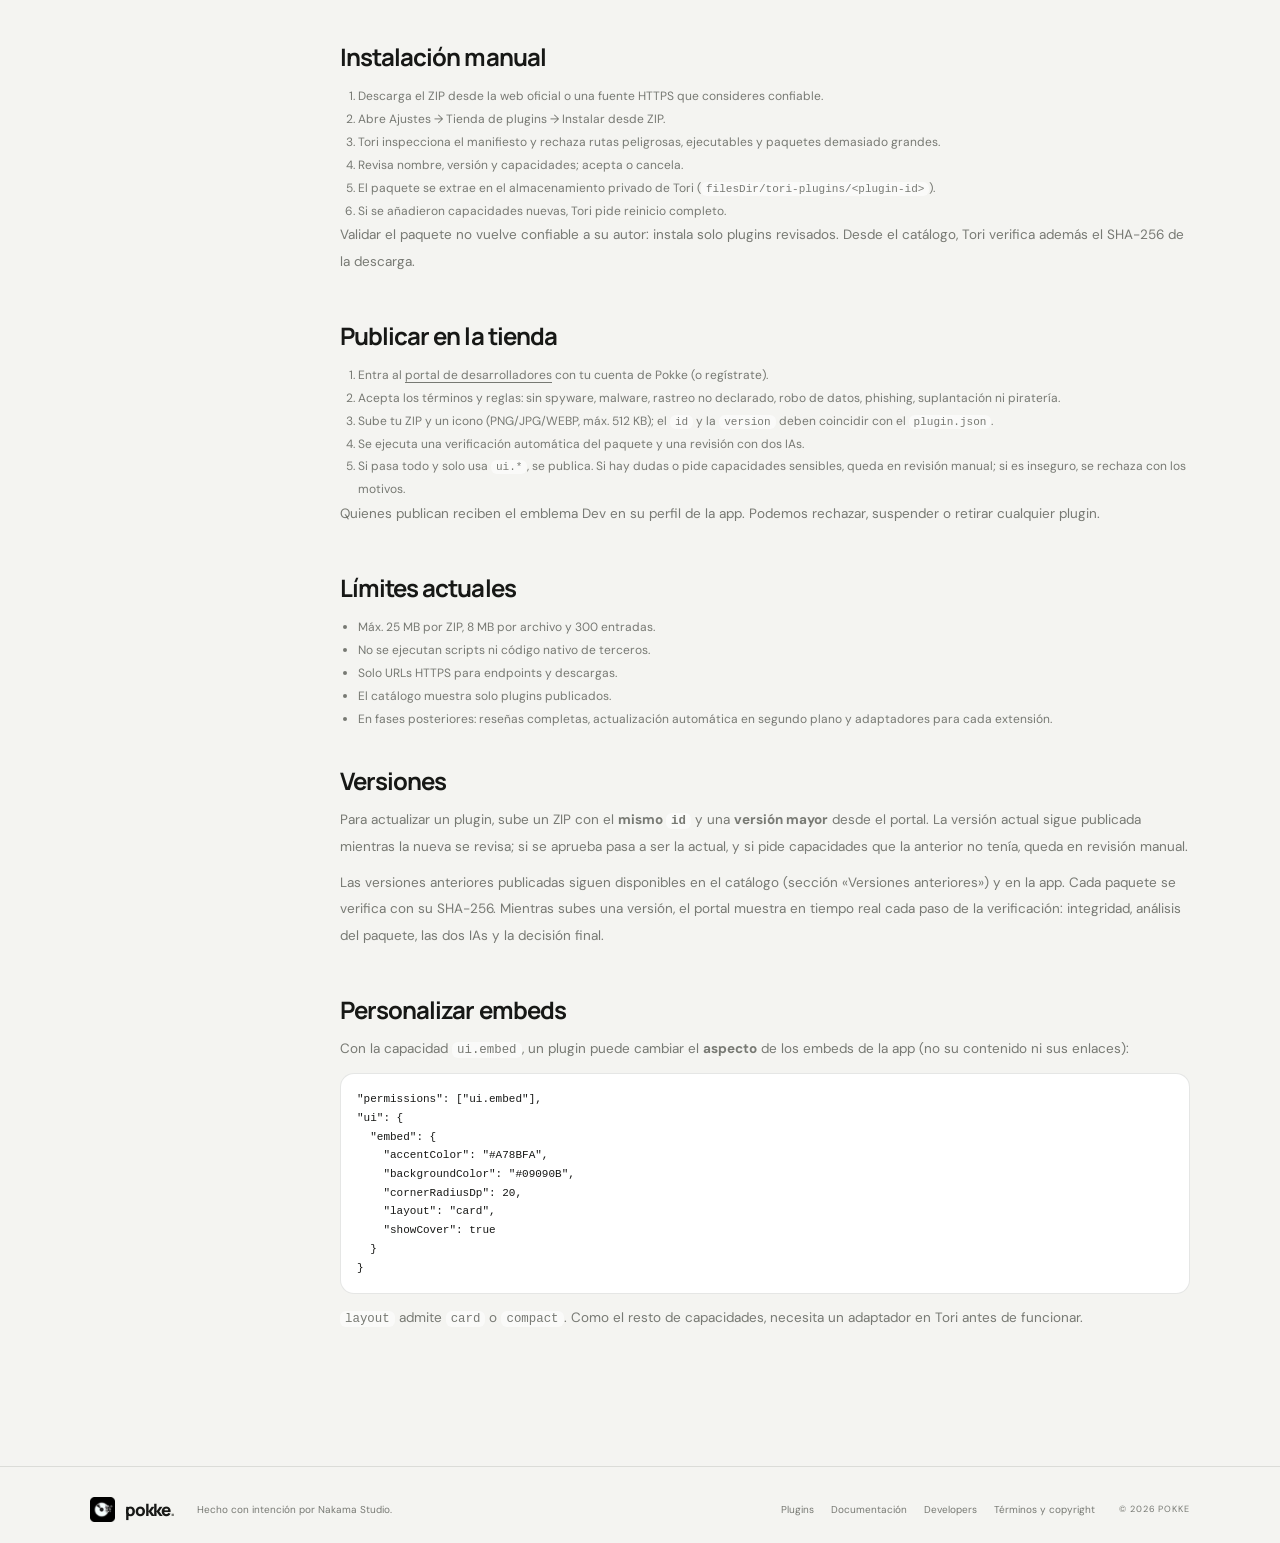
<file: docs.html>
<!DOCTYPE html>
<html lang="es"><head><meta charset="UTF-8"><meta name="viewport" content="width=device-width, initial-scale=1, viewport-fit=cover"><title>Documentación — Pokke</title>
<link rel="icon" href="assets/pokke-logo-rounded.png"><link rel="stylesheet" href="style.css"><link rel="stylesheet" href="extras.css">
<link href="https://fonts.googleapis.com/css2?family=DM+Sans:wght@400;500;600;700&family=Manrope:wght@400;500;600;700;800&display=swap" rel="stylesheet"></head>
<body><div class="ambient ambient-one"></div><div class="ambient ambient-two"></div>
<header class="nav-shell glass"><a class="brand" href="index.html"><img src="assets/pokke-logo-rounded.png" alt="" class="brand-mark"><span>pokke<span class="brand-period">.</span></span></a>
<nav class="nav-links"><a href="index.html#experience">Experiencia</a><a href="plugins.html">Plugins</a><a href="index.html#tv">Android TV</a><a href="docs.html">Docs</a><a href="terms.html">Términos</a><a href="dev.html">Developers</a></nav>
<div class="nav-actions"><button class="theme-toggle" id="theme-toggle" type="button" aria-label="Cambiar tema"><svg viewBox="0 0 24 24"><path d="M12 3v2m0 14v2M3 12h2m14 0h2M5.64 5.64l1.42 1.42m9.88 9.88 1.42 1.42m0-12.72-1.42 1.42m-9.88 9.88-1.42 1.42M16 12a4 4 0 1 1-8 0 4 4 0 0 1 8 0Z"/></svg></button><a class="nav-cta" href="dev.html">Developers</a></div>
<button class="mobile-menu" id="mobile-menu" type="button" aria-label="Abrir menú"><svg viewBox="0 0 24 24"><path d="M4 7h16M4 12h16M4 17h16"/></svg></button></header>
<main class="sub-main"><p class="section-kicker rv">DOCS</p><h1 class="rv">Documentación de plugins.</h1><p class="lede rv">Tienda de plugins de Tori Community: formato del paquete, <code>plugin.json</code>, capacidades, publicación y enlaces para compartir.</p>
<div class="legal"><nav class="toc rv" aria-label="Contenido"><a href="#seguridad">Seguridad</a><a href="#zip">Paquete ZIP</a><a href="#manifest">plugin.json</a><a href="#capacidades">Capacidades</a><a href="#ejemplos">Ejemplos</a><a href="#android">Permisos Android</a><a href="#instalacion">Instalación manual</a><a href="#publicar">Publicar</a><a href="#limites">Límites</a><a href="#versiones">Versiones</a><a href="#embeds">Embeds</a></nav><article>
<section id="seguridad" class="rv"><h2>Modelo de seguridad</h2><p>Los paquetes son <b>declarativos y solo de datos</b>. Un ZIP puede incluir <code>plugin.json</code> y recursos permitidos (PNG, WebP, JPG y JSON). No puede incluir APK, DEX, JAR, bibliotecas <code>.so</code>, clases Java/Kotlin, scripts ni ejecutables. Tori no ejecuta código arbitrario descargado.</p><p>Es intencional: descomprimir un ZIP no equivale a ejecutar su contenido. Los puntos de extensión los implementa Tori y cada uno comprueba la capacidad concedida al plugin. Un tipo de extensión solo se considera funcional cuando Tori conecta y prueba su adaptador.</p></section>
<section id="zip" class="rv"><h2>Formato del paquete</h2><pre class="code">my-plugin-1.0.0.zip
├── plugin.json
└── assets/
    ├── icon.png
    └── preview.webp</pre><p><code>plugin.json</code> va en la raíz. El identificador debe ser estable y único, y <code>version</code> usa SemVer. Los recursos usan rutas relativas (<code>assets/icon.png</code>); no se admiten rutas absolutas, <code>..</code>, rutas duplicadas ni archivos ejecutables.</p></section>
<section id="manifest" class="rv"><h2>Referencia de plugin.json</h2><p>El manifiesto está en la raíz del ZIP.</p><div class="tw"><table class="tbl"><tr><th>Campo</th><th>Tipo</th><th>Obligatorio</th><th>Descripción</th></tr><tr><td><code>id</code></td><td>string</td><td>sí</td><td>ID único: minúsculas, números, punto, guion o guion bajo.</td></tr><tr><td><code>name</code></td><td>string</td><td>sí</td><td>Nombre visible, máx. 80 caracteres.</td></tr><tr><td><code>version</code></td><td>string</td><td>sí</td><td>SemVer, p. ej. <code>1.2.0</code>.</td></tr><tr><td><code>description</code></td><td>string</td><td>no</td><td>Descripción corta.</td></tr><tr><td><code>author</code></td><td>string</td><td>no</td><td>Autor o equipo.</td></tr><tr><td><code>type</code></td><td>string</td><td>no</td><td><code>theme</code>, <code>feature</code>, <code>music_source</code>, <code>widget</code> o <code>utility</code>.</td></tr><tr><td><code>minAppVersion</code></td><td>string</td><td>no</td><td>Versión mínima requerida.</td></tr><tr><td><code>permissions</code></td><td>array</td><td>no</td><td>Capacidades solicitadas al usuario.</td></tr><tr><td><code>ui</code></td><td>object</td><td>no</td><td>Configuración declarativa de interfaz.</td></tr><tr><td><code>musicSource</code></td><td>object</td><td>no</td><td>Contrato de fuente musical HTTPS.</td></tr></table></div></section>
<section id="capacidades" class="rv"><h2>Capacidades</h2><p>Son permisos internos de Tori. El instalador muestra la lista y pide aprobación; Tori guarda las capacidades concedidas junto al plugin. Declarar una capacidad no permite invocar APIs Android: Tori implementa y valida cada adaptador, y el usuario puede rechazar la instalación.</p><div class="tw"><table class="tbl"><tr><th>Capacidad</th><th>Qué permite</th><th>Revisión en la tienda</th></tr><tr><td><code>ui.theme</code></td><td>Proponer valores de tema.</td><td>Automática</td></tr><tr><td><code>ui.home_widgets</code></td><td>Tarjetas declarativas en Home.</td><td>Automática</td></tr><tr><td><code>ui.player_overlay</code></td><td>Componentes compatibles del reproductor.</td><td>Automática</td></tr><tr><td><code>ui.embed</code></td><td>Personalizar el aspecto de los embeds de la app.</td><td>Automática</td></tr><tr><td><code>catalog.music_source</code></td><td>Declara una fuente de catálogo musical.</td><td>Manual</td></tr><tr><td><code>player.queue.read</code></td><td>Leer la cola.</td><td>Manual</td></tr><tr><td><code>player.queue.write</code></td><td>Solicitar cambios de cola.</td><td>Manual</td></tr><tr><td><code>player.metadata.read</code></td><td>Leer metadatos de la pista actual.</td><td>Manual</td></tr><tr><td><code>network.http</code></td><td>Solicitudes HTTPS mediante un adaptador de Tori.</td><td>Manual</td></tr></table></div><p>Las capacidades fuera de <code>ui.*</code> nunca se publican automáticamente en la tienda: pasan siempre por revisión manual.</p></section>
<section id="ejemplos" class="rv"><h2>Ejemplos</h2><p><b>Tema + tarjeta Home</b></p><pre class="code">{
  "id": "community.neon-night",
  "name": "Neon Night",
  "version": "1.0.0",
  "description": "Paleta oscura con acento violeta para Tori.",
  "author": "Tori Community",
  "type": "theme",
  "minAppVersion": "1.0.0",
  "permissions": ["ui.theme", "ui.home_widgets"],
  "ui": {
    "theme": { "accentColor": "#A78BFA", "backgroundColor": "#09090B", "cornerRadiusDp": 18 },
    "homeCards": [{ "title": "Neon Mix", "subtitle": "Tu acceso personalizado", "icon": "music", "action": "open:search" }]
  }
}</pre><p><b>Proveedor de catálogo</b></p><pre class="code">{
  "id": "community.example-catalog",
  "name": "Example Music Catalog",
  "version": "1.0.0",
  "description": "Contrato de ejemplo para un catálogo HTTPS.",
  "author": "Example Developer",
  "type": "music_source",
  "minAppVersion": "1.0.0",
  "permissions": ["catalog.music_source", "network.http", "player.metadata.read"],
  "musicSource": {
    "displayName": "Example Catalog",
    "catalogEndpoint": "https://api.example.org/v1/catalog",
    "searchEndpoint": "https://api.example.org/v1/search",
    "artworkBaseUrl": "https://cdn.example.org/artwork/"
  }
}</pre><p>Un proveedor musical necesita un adaptador de Tori que implemente autenticación, búsqueda, paginación, normalización de metadatos y resolución de reproducción permitida. El manifiesto no crea un reproductor ni elude DRM o controles de acceso. En la tienda, <code>musicSource</code> solo admite URLs HTTPS públicas y requiere <code>catalog.music_source</code> y <code>network.http</code>.</p></section>
<section id="android" class="rv"><h2>Permisos de Android</h2><p>Un plugin <b>no puede añadir permisos al AndroidManifest.xml</b> de Tori ni pedirlos directamente: Android los compila en la APK. Si una extensión necesita cámara, ubicación, Bluetooth u otro permiso, primero debe existir un adaptador nativo en una versión oficial de Tori que lo declare y lo solicite. El plugin solo pide la capacidad de Tori correspondiente y el usuario ve el diálogo del sistema cuando proceda.</p><p>Cuando una actualización pide capacidades nuevas, Tori muestra el cambio y pide aprobación otra vez. La activación se completa tras cerrar Tori por completo y volver a abrirla; no se borran cachés ni datos.</p></section>
<section id="instalacion" class="rv"><h2>Instalación manual</h2><ol class="pm-steps"><li>Descarga el ZIP desde la web oficial o una fuente HTTPS que consideres confiable.</li><li>Abre Ajustes → Tienda de plugins → Instalar desde ZIP.</li><li>Tori inspecciona el manifiesto y rechaza rutas peligrosas, ejecutables y paquetes demasiado grandes.</li><li>Revisa nombre, versión y capacidades; acepta o cancela.</li><li>El paquete se extrae en el almacenamiento privado de Tori (<code>filesDir/tori-plugins/&lt;plugin-id&gt;</code>).</li><li>Si se añadieron capacidades nuevas, Tori pide reinicio completo.</li></ol><p>Validar el paquete no vuelve confiable a su autor: instala solo plugins revisados. Desde el catálogo, Tori verifica además el SHA-256 de la descarga.</p></section>
<section id="publicar" class="rv"><h2>Publicar en la tienda</h2><ol class="pm-steps"><li>Entra al <a class="ulink" href="dev.html">portal de desarrolladores</a> con tu cuenta de Pokke (o regístrate).</li><li>Acepta los términos y reglas: sin spyware, malware, rastreo no declarado, robo de datos, phishing, suplantación ni piratería.</li><li>Sube tu ZIP y un icono (PNG/JPG/WEBP, máx. 512 KB); el <code>id</code> y la <code>version</code> deben coincidir con el <code>plugin.json</code>.</li><li>Se ejecuta una verificación automática del paquete y una revisión con dos IAs.</li><li>Si pasa todo y solo usa <code>ui.*</code>, se publica. Si hay dudas o pide capacidades sensibles, queda en revisión manual; si es inseguro, se rechaza con los motivos.</li></ol><p>Quienes publican reciben el emblema Dev en su perfil de la app. Podemos rechazar, suspender o retirar cualquier plugin.</p></section>
<section id="limites" class="rv"><h2>Límites actuales</h2><ul class="pm-steps"><li>Máx. 25 MB por ZIP, 8 MB por archivo y 300 entradas.</li><li>No se ejecutan scripts ni código nativo de terceros.</li><li>Solo URLs HTTPS para endpoints y descargas.</li><li>El catálogo muestra solo plugins publicados.</li><li>En fases posteriores: reseñas completas, actualización automática en segundo plano y adaptadores para cada extensión.</li></ul></section>
<section id="versiones" class="rv"><h2>Versiones</h2><p>Para actualizar un plugin, sube un ZIP con el <b>mismo <code>id</code></b> y una <b>versión mayor</b> desde el portal. La versión actual sigue publicada mientras la nueva se revisa; si se aprueba pasa a ser la actual, y si pide capacidades que la anterior no tenía, queda en revisión manual.</p><p>Las versiones anteriores publicadas siguen disponibles en el catálogo (sección «Versiones anteriores») y en la app. Cada paquete se verifica con su SHA-256. Mientras subes una versión, el portal muestra en tiempo real cada paso de la verificación: integridad, análisis del paquete, las dos IAs y la decisión final.</p></section>
<section id="embeds" class="rv"><h2>Personalizar embeds</h2><p>Con la capacidad <code>ui.embed</code>, un plugin puede cambiar el <b>aspecto</b> de los embeds de la app (no su contenido ni sus enlaces):</p><pre class="code">"permissions": ["ui.embed"],
"ui": {
  "embed": {
    "accentColor": "#A78BFA",
    "backgroundColor": "#09090B",
    "cornerRadiusDp": 20,
    "layout": "card",
    "showCover": true
  }
}</pre><p><code>layout</code> admite <code>card</code> o <code>compact</code>. Como el resto de capacidades, necesita un adaptador en Tori antes de funcionar.</p></section>
</article></div></main>
<footer class="footer"><a class="brand footer-brand" href="index.html"><img src="assets/pokke-logo-rounded.png" alt="" class="brand-mark"><span>pokke<span class="brand-period">.</span></span></a><p>Hecho con intención por Nakama Studio.</p><div class="footer-links"><a href="plugins.html">Plugins</a><a href="docs.html">Documentación</a><a href="dev.html">Developers</a><a href="terms.html">Términos y copyright</a></div><span class="copyright">© <span id="year"></span> POKKE</span></footer>
<script src="extras.js"></script></body></html>
</file>
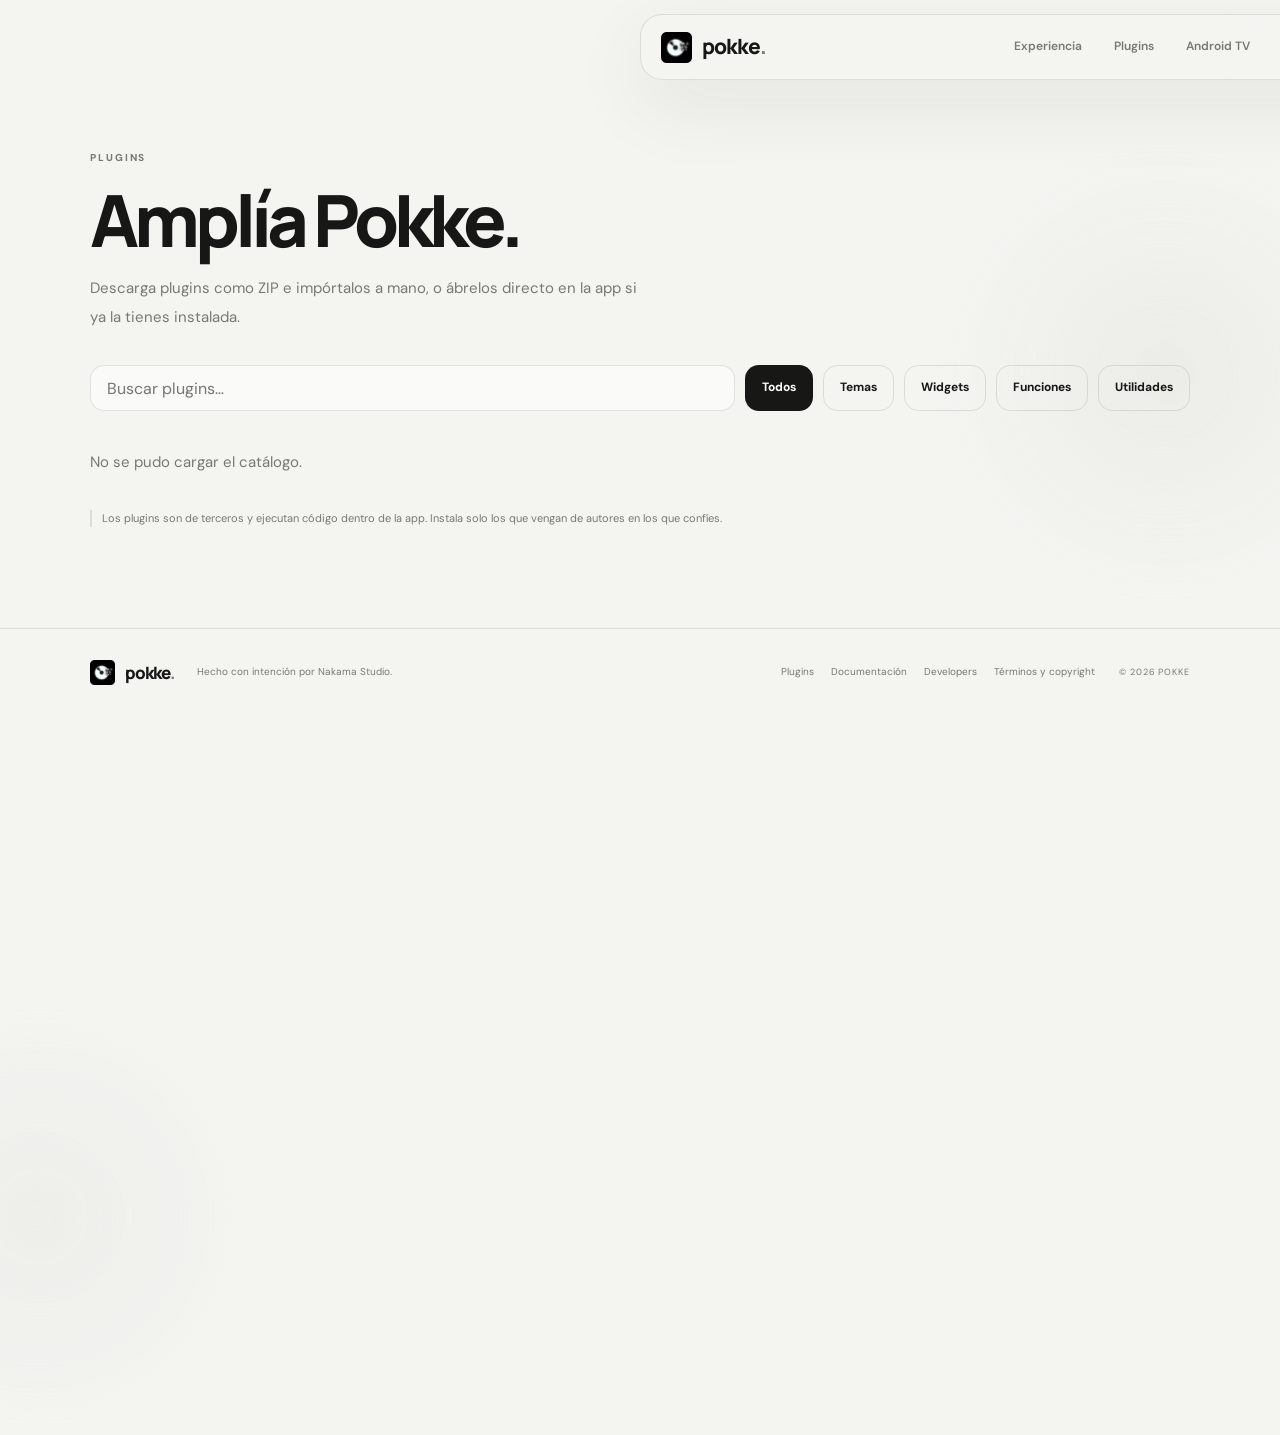
<file: plugins.html>
<!DOCTYPE html>
<html lang="es"><head><meta charset="UTF-8"><meta name="viewport" content="width=device-width, initial-scale=1, viewport-fit=cover"><title>Plugins — Pokke</title>
<link rel="icon" href="assets/pokke-logo-rounded.png"><link rel="stylesheet" href="style.css"><link rel="stylesheet" href="extras.css">
<link href="https://fonts.googleapis.com/css2?family=DM+Sans:wght@400;500;600;700&family=Manrope:wght@400;500;600;700;800&display=swap" rel="stylesheet"></head>
<body><div class="ambient ambient-one"></div><div class="ambient ambient-two"></div>
<header class="nav-shell glass"><a class="brand" href="index.html"><img src="assets/pokke-logo-rounded.png" alt="" class="brand-mark"><span>pokke<span class="brand-period">.</span></span></a>
<nav class="nav-links"><a href="index.html#experience">Experiencia</a><a href="plugins.html">Plugins</a><a href="index.html#tv">Android TV</a><a href="docs.html">Docs</a><a href="terms.html">Términos</a></nav>
<div class="nav-actions"><button class="theme-toggle" id="theme-toggle" type="button" aria-label="Cambiar tema"><svg viewBox="0 0 24 24"><path d="M12 3v2m0 14v2M3 12h2m14 0h2M5.64 5.64l1.42 1.42m9.88 9.88 1.42 1.42m0-12.72-1.42 1.42m-9.88 9.88-1.42 1.42M16 12a4 4 0 1 1-8 0 4 4 0 0 1 8 0Z"/></svg></button><a class="nav-cta" href="dev.html">Developers</a></div>
<button class="mobile-menu" id="mobile-menu" type="button" aria-label="Abrir menú"><svg viewBox="0 0 24 24"><path d="M4 7h16M4 12h16M4 17h16"/></svg></button></header>
<main class="sub-main"><p class="section-kicker rv">PLUGINS</p><h1 class="rv">Amplía Pokke.</h1><p class="lede rv">Descarga plugins como ZIP e impórtalos a mano, o ábrelos directo en la app si ya la tienes instalada.</p>
<div class="plug-tools rv"><input id="plug-q" type="search" placeholder="Buscar plugins…" aria-label="Buscar"><button class="chip on" data-cat="all">Todos</button><button class="chip" data-cat="theme">Temas</button><button class="chip" data-cat="widget">Widgets</button><button class="chip" data-cat="feature">Funciones</button><button class="chip" data-cat="utility">Utilidades</button></div>
<div class="plug-grid" id="plug-grid"></div><p class="warn rv">Los plugins son de terceros y ejecutan código dentro de la app. Instala solo los que vengan de autores en los que confíes.</p></main>
<footer class="footer"><a class="brand footer-brand" href="index.html"><img src="assets/pokke-logo-rounded.png" alt="" class="brand-mark"><span>pokke<span class="brand-period">.</span></span></a><p>Hecho con intención por Nakama Studio.</p><div class="footer-links"><a href="plugins.html">Plugins</a><a href="docs.html">Documentación</a><a href="dev.html">Developers</a><a href="terms.html">Términos y copyright</a></div><span class="copyright">© <span id="year"></span> POKKE</span></footer>
<div class="pm" id="pm" hidden role="dialog" aria-modal="true" aria-labelledby="pm-title"><div class="pm-box"><button class="chip pm-close" id="pm-close" type="button" aria-label="Cerrar">×</button><span class="tag" id="pm-ver"></span><h2 id="pm-title"></h2><p class="lede" style="font-size:13px;margin:0">Elige cómo instalarlo:</p>
<a class="pm-opt" id="pm-app" href="#"><span class="pm-ico">↗</span><span><b>Abrir en Pokke</b><small>Se importa automáticamente si tienes la app instalada.</small></span></a>
<a class="pm-opt" id="pm-zip" href="#" download><span class="pm-ico">↓</span><span><b>Descargar como ZIP</b><small>Impórtalo manualmente desde la app.</small></span></a>
<div id="pm-help" hidden><p class="warn" id="pm-miss" hidden>Pokke no respondió. Descarga el ZIP e impórtalo manualmente:</p><ol class="pm-steps"><li>Guarda el ZIP sin descomprimirlo.</li><li>Abre Pokke → Ajustes → Plugins.</li><li>Toca «Importar plugin» y elige el ZIP.</li></ol></div>
<div id="pm-oldwrap" hidden><p class="warn">Versiones anteriores</p><ol id="pm-old" class="pm-steps"></ol></div><p class="warn">Instala solo plugins en los que confíes.</p></div></div><script src="config.js"></script><script src="extras.js"></script></body></html>
</file>
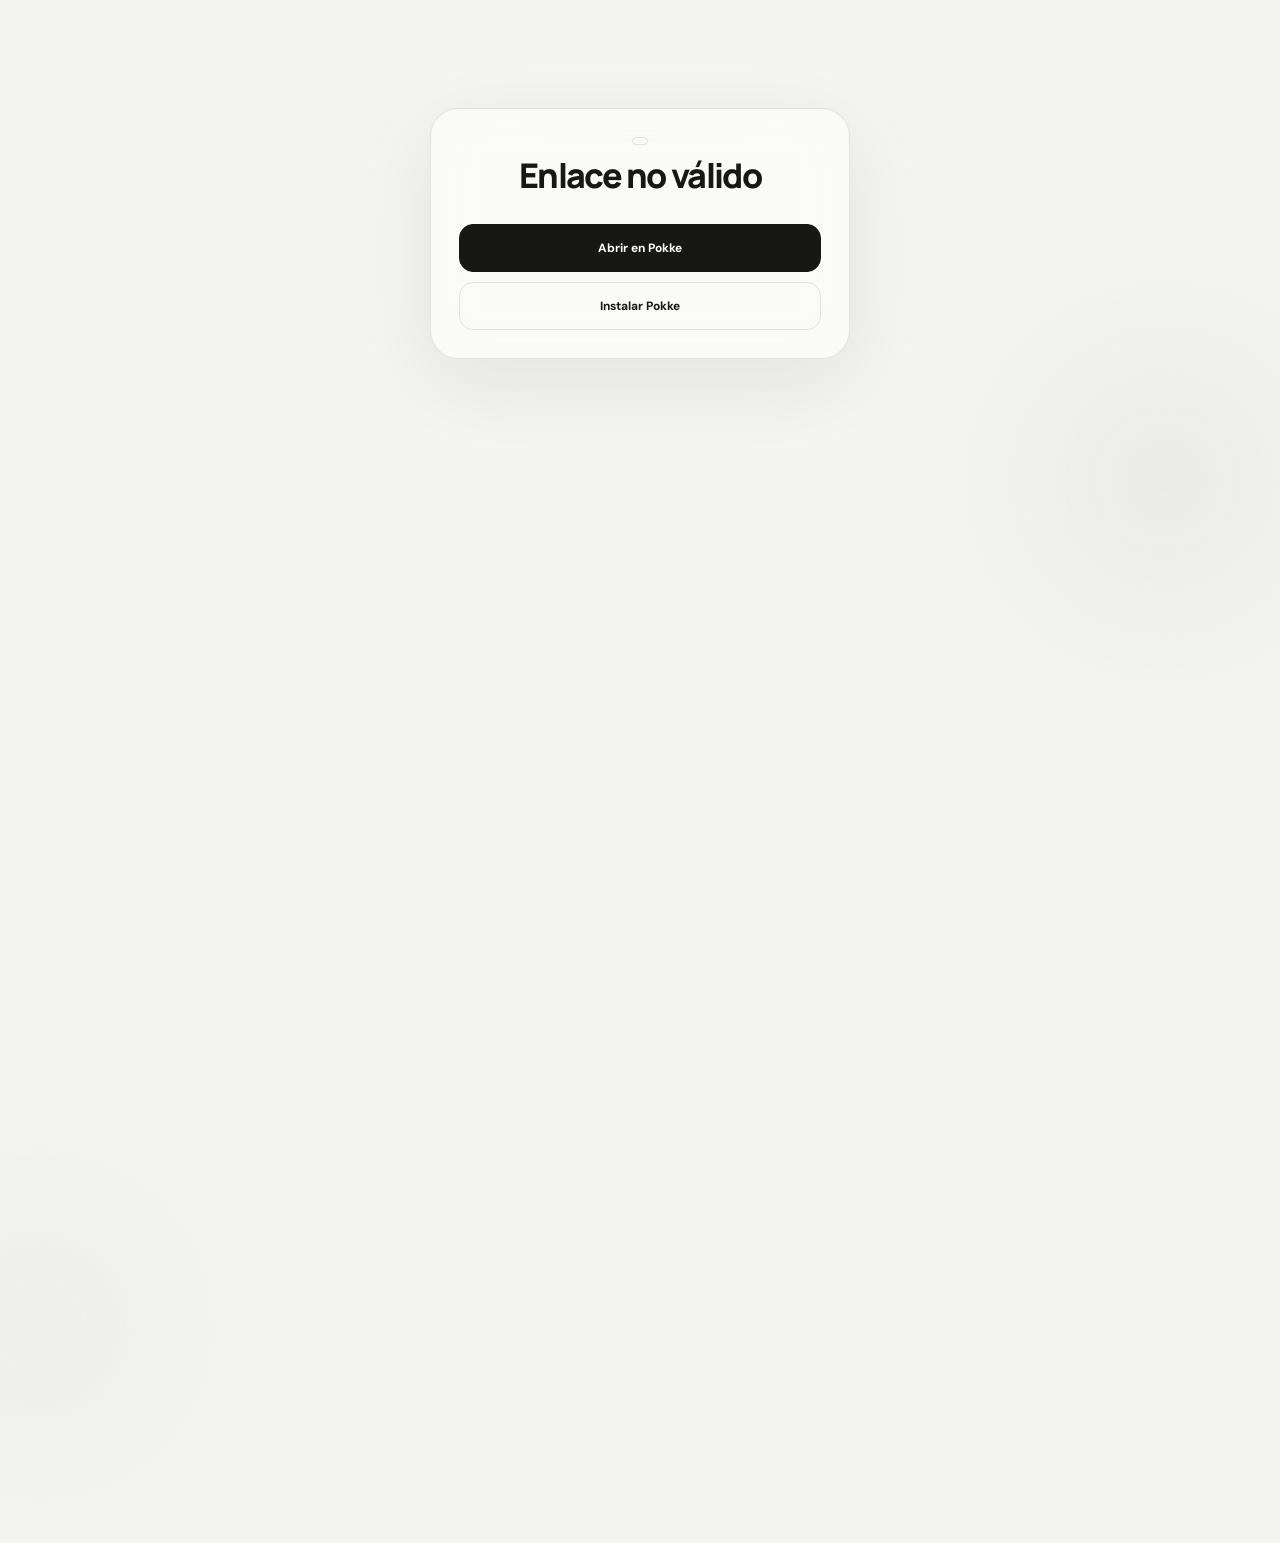
<file: s.html>
<!DOCTYPE html>
<html lang="es"><head><meta charset="UTF-8"><meta name="viewport" content="width=device-width, initial-scale=1, viewport-fit=cover"><meta name="robots" content="noindex"><title>Pokke</title>
<link rel="icon" href="assets/pokke-logo-rounded.png"><link rel="stylesheet" href="style.css"><link rel="stylesheet" href="extras.css">
<link href="https://fonts.googleapis.com/css2?family=DM+Sans:wght@400;500;600;700&family=Manrope:wght@400;500;600;700;800&display=swap" rel="stylesheet"></head>
<body><div class="ambient ambient-one"></div><div class="ambient ambient-two"></div>
<main class="share-card glass"><img id="cv" class="share-cover" alt="" hidden><span class="tag" id="kind"></span><h1 id="ttl">Pokke</h1><p id="sub" class="lede" style="margin:0"></p>
<div class="share-actions"><a class="button button-dark" id="open" href="#">Abrir en Pokke</a><a class="button" id="get" href="index.html#download">Instalar Pokke</a></div><p id="note" class="warn" hidden></p></main>
<script src="config.js"></script><script src="extras.js"></script><script src="s.js"></script></body></html>
</file>
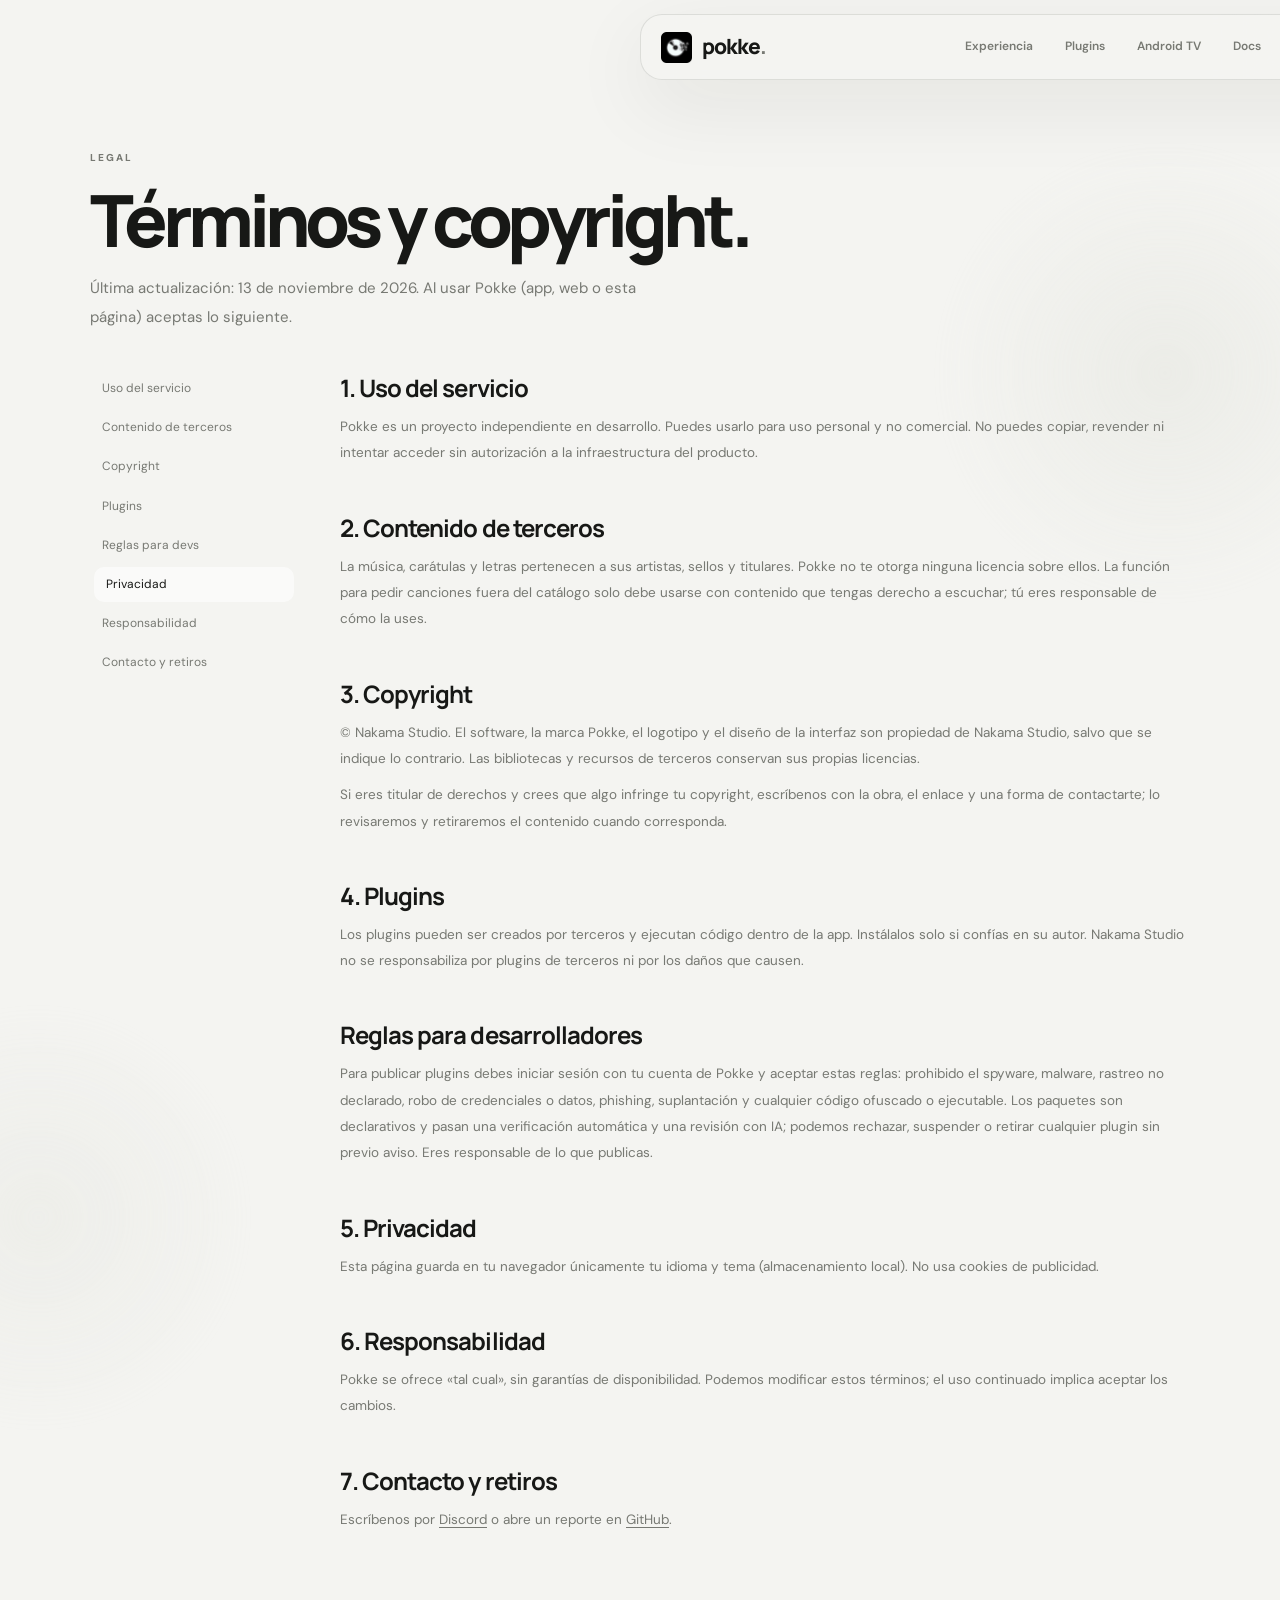
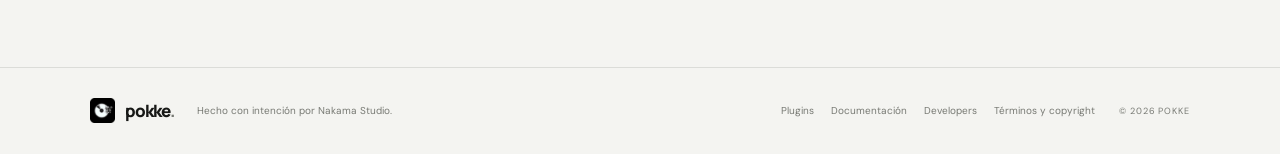
<file: terms.html>
<!DOCTYPE html>
<html lang="es"><head><meta charset="UTF-8"><meta name="viewport" content="width=device-width, initial-scale=1, viewport-fit=cover"><title>Términos y copyright — Pokke</title>
<link rel="icon" href="assets/pokke-logo-rounded.png"><link rel="stylesheet" href="style.css"><link rel="stylesheet" href="extras.css">
<link href="https://fonts.googleapis.com/css2?family=DM+Sans:wght@400;500;600;700&family=Manrope:wght@400;500;600;700;800&display=swap" rel="stylesheet"></head>
<body><div class="ambient ambient-one"></div><div class="ambient ambient-two"></div>
<header class="nav-shell glass"><a class="brand" href="index.html"><img src="assets/pokke-logo-rounded.png" alt="" class="brand-mark"><span>pokke<span class="brand-period">.</span></span></a>
<nav class="nav-links"><a href="index.html#experience">Experiencia</a><a href="plugins.html">Plugins</a><a href="index.html#tv">Android TV</a><a href="docs.html">Docs</a><a href="terms.html">Términos</a><a href="dev.html">Developers</a></nav>
<div class="nav-actions"><button class="theme-toggle" id="theme-toggle" type="button" aria-label="Cambiar tema"><svg viewBox="0 0 24 24"><path d="M12 3v2m0 14v2M3 12h2m14 0h2M5.64 5.64l1.42 1.42m9.88 9.88 1.42 1.42m0-12.72-1.42 1.42m-9.88 9.88-1.42 1.42M16 12a4 4 0 1 1-8 0 4 4 0 0 1 8 0Z"/></svg></button><a class="nav-cta" href="dev.html">Developers</a></div>
<button class="mobile-menu" id="mobile-menu" type="button" aria-label="Abrir menú"><svg viewBox="0 0 24 24"><path d="M4 7h16M4 12h16M4 17h16"/></svg></button></header>
<main class="sub-main"><p class="section-kicker rv">LEGAL</p><h1 class="rv">Términos y copyright.</h1><p class="lede rv">Última actualización: 13 de noviembre de 2026. Al usar Pokke (app, web o esta página) aceptas lo siguiente.</p>
<div class="legal"><nav class="toc rv" aria-label="Contenido"><a href="#uso">Uso del servicio</a><a href="#contenido">Contenido de terceros</a><a href="#copyright">Copyright</a><a href="#plugins">Plugins</a><a href="#devs">Reglas para devs</a><a href="#privacidad">Privacidad</a><a href="#responsabilidad">Responsabilidad</a><a href="#contacto">Contacto y retiros</a></nav>
<article>
<section id="uso" class="rv"><h2>1. Uso del servicio</h2><p>Pokke es un proyecto independiente en desarrollo. Puedes usarlo para uso personal y no comercial. No puedes copiar, revender ni intentar acceder sin autorización a la infraestructura del producto.</p></section>
<section id="contenido" class="rv"><h2>2. Contenido de terceros</h2><p>La música, carátulas y letras pertenecen a sus artistas, sellos y titulares. Pokke no te otorga ninguna licencia sobre ellos. La función para pedir canciones fuera del catálogo solo debe usarse con contenido que tengas derecho a escuchar; tú eres responsable de cómo la uses.</p></section>
<section id="copyright" class="rv"><h2>3. Copyright</h2><p>© Nakama Studio. El software, la marca Pokke, el logotipo y el diseño de la interfaz son propiedad de Nakama Studio, salvo que se indique lo contrario. Las bibliotecas y recursos de terceros conservan sus propias licencias.</p><p>Si eres titular de derechos y crees que algo infringe tu copyright, escríbenos con la obra, el enlace y una forma de contactarte; lo revisaremos y retiraremos el contenido cuando corresponda.</p></section>
<section id="plugins" class="rv"><h2>4. Plugins</h2><p>Los plugins pueden ser creados por terceros y ejecutan código dentro de la app. Instálalos solo si confías en su autor. Nakama Studio no se responsabiliza por plugins de terceros ni por los daños que causen.</p></section>
<section id="devs" class="rv"><h2>Reglas para desarrolladores</h2><p>Para publicar plugins debes iniciar sesión con tu cuenta de Pokke y aceptar estas reglas: prohibido el spyware, malware, rastreo no declarado, robo de credenciales o datos, phishing, suplantación y cualquier código ofuscado o ejecutable. Los paquetes son declarativos y pasan una verificación automática y una revisión con IA; podemos rechazar, suspender o retirar cualquier plugin sin previo aviso. Eres responsable de lo que publicas.</p></section>
<section id="privacidad" class="rv"><h2>5. Privacidad</h2><p>Esta página guarda en tu navegador únicamente tu idioma y tema (almacenamiento local). No usa cookies de publicidad.</p></section>
<section id="responsabilidad" class="rv"><h2>6. Responsabilidad</h2><p>Pokke se ofrece «tal cual», sin garantías de disponibilidad. Podemos modificar estos términos; el uso continuado implica aceptar los cambios.</p></section>
<section id="contacto" class="rv"><h2>7. Contacto y retiros</h2><p>Escríbenos por <a class="ulink" href="https://discord.gg/8kMhEaAzW" target="_blank" rel="noopener noreferrer">Discord</a> o abre un reporte en <a class="ulink" href="https://github.com/lunethosdev-eng/okipokkeX/issues" target="_blank" rel="noopener noreferrer">GitHub</a>.</p></section>
</article></div></main>
<footer class="footer"><a class="brand footer-brand" href="index.html"><img src="assets/pokke-logo-rounded.png" alt="" class="brand-mark"><span>pokke<span class="brand-period">.</span></span></a><p>Hecho con intención por Nakama Studio.</p><div class="footer-links"><a href="plugins.html">Plugins</a><a href="docs.html">Documentación</a><a href="dev.html">Developers</a><a href="terms.html">Términos y copyright</a></div><span class="copyright">© <span id="year"></span> POKKE</span></footer>
<script src="extras.js"></script></body></html>
</file>
<file: style.css>
/* Pokke official landing — responsive monochrome liquid glass */
:root{color-scheme:light;--bg:#f4f4f1;--surface:rgba(255,255,255,.57);--surface-solid:#fff;--ink:#171816;--muted:#777973;--line:rgba(25,27,24,.11);--shadow:0 24px 80px rgba(24,27,20,.075);--accent:#171816;--accent-text:#fff;--font:'DM Sans',sans-serif;--display:'Manrope',sans-serif;--ease:cubic-bezier(.2,.75,.25,1)}
:root[data-theme="dark"]{color-scheme:dark;--bg:#111210;--surface:rgba(35,36,33,.66);--surface-solid:#20211e;--ink:#f2f2ed;--muted:#a3a49d;--line:rgba(255,255,255,.12);--shadow:0 24px 80px rgba(0,0,0,.22);--accent:#f1f1ec;--accent-text:#161714}
*{box-sizing:border-box}html{scroll-behavior:smooth;scroll-padding-top:100px;background:var(--bg)}body{margin:0;min-width:320px;background:var(--bg);color:var(--ink);font-family:var(--font);line-height:1.6;-webkit-font-smoothing:antialiased;overflow-x:hidden;transition:background .35s,color .35s}a{color:inherit;text-decoration:none}button{font:inherit;color:inherit}svg{width:22px;height:22px;fill:none;stroke:currentColor;stroke-width:1.7;stroke-linecap:round;stroke-linejoin:round}.ambient{position:absolute;z-index:0;pointer-events:none;border-radius:50%;filter:blur(2px);opacity:.52}.ambient-one{width:38vw;height:38vw;max-width:560px;max-height:560px;top:130px;right:-10vw;background:radial-gradient(circle,rgba(208,211,200,.44),transparent 68%)}.ambient-two{width:34vw;height:34vw;left:-14vw;top:1000px;background:radial-gradient(circle,rgba(217,219,211,.42),transparent 70%)}:root[data-theme=dark] .ambient{opacity:.13}
.glass{background:var(--surface);border:1px solid var(--line);backdrop-filter:blur(26px) saturate(1.2);-webkit-backdrop-filter:blur(26px) saturate(1.2);box-shadow:var(--shadow)}.nav-shell{position:fixed;z-index:20;top:14px;left:50%;transform:translateX(-50%);width:min(1160px,calc(100% - 36px));min-height:66px;padding:10px 14px 10px 20px;border:1px solid var(--line);border-radius:22px;display:flex;align-items:center;gap:28px;background:color-mix(in srgb,var(--bg) 72%,transparent);backdrop-filter:blur(28px) saturate(1.4);-webkit-backdrop-filter:blur(28px) saturate(1.4)}.brand{display:inline-flex;align-items:center;gap:10px;font-family:var(--display);font-size:21px;font-weight:800;letter-spacing:-1.1px;white-space:nowrap}.brand-mark{width:31px;height:31px}.brand-period{color:var(--muted)}.nav-links{display:flex;align-items:center;gap:clamp(16px,2.5vw,32px);margin:auto;font-size:12px;color:var(--muted);font-weight:600}.nav-links a,.footer-links a{transition:color .2s}.nav-links a:hover,.footer-links a:hover{color:var(--ink)}.nav-actions{display:flex;align-items:center;gap:12px}.text-button,.theme-toggle,.mobile-menu{border:0;background:transparent;cursor:pointer}.text-button{font-size:11px;font-weight:800;letter-spacing:.08em;padding:8px}.theme-toggle{width:34px;height:34px;border:1px solid var(--line);border-radius:50%;display:grid;place-items:center}.theme-toggle svg{width:17px;height:17px}.nav-cta{font-size:12px;font-weight:700;padding:11px 16px;border-radius:13px;background:var(--accent);color:var(--accent-text);white-space:nowrap}.nav-cta span{padding-left:8px}.mobile-menu{display:none}.section-wrap{position:relative;z-index:1;width:min(1100px,calc(100% - 48px));margin-inline:auto}.hero{min-height:780px;padding-top:160px;padding-bottom:100px;display:grid;grid-template-columns:1.02fr .98fr;align-items:center;gap:5vw}.hero-copy{position:relative;z-index:2;padding-bottom:34px}.eyebrow,.section-kicker{font-size:10px;font-weight:800;letter-spacing:.19em;color:var(--muted)}.eyebrow{display:flex;align-items:center;gap:9px;margin-bottom:23px}.status-dot{width:6px;height:6px;background:var(--ink);border-radius:50%}.hero h1{font:800 clamp(54px,7vw,88px)/.99 var(--display);letter-spacing:-.075em;margin:0 0 26px}.muted-heading{color:var(--muted)}.hero-lede{font-size:15px;line-height:1.9;color:var(--muted);max-width:460px;margin:0 0 30px}.hero-buttons{display:flex;gap:10px;flex-wrap:wrap}.button{min-height:48px;padding:0 19px;border:1px solid var(--line);border-radius:14px;display:inline-flex;align-items:center;justify-content:center;gap:12px;font-size:12px;font-weight:700;transition:transform .25s var(--ease),background .25s,border-color .25s}.button:hover{transform:translateY(-3px)}.button svg{width:17px}.button-dark{background:var(--accent);color:var(--accent-text);border-color:var(--accent)}.button-light{background:var(--surface);color:var(--ink)}.hero-footnote{display:flex;align-items:center;gap:9px;color:var(--muted);font-size:11px;margin-top:30px}.hero-footnote svg{width:17px;height:17px}.hero-art{position:relative;height:510px;display:grid;place-items:center;isolation:isolate}.orbit{position:absolute;border:1px solid var(--line);border-radius:50%;aspect-ratio:1;transform:rotate(-18deg)}.orbit-a{width:440px;max-width:95%;border-style:dashed;animation:orbitSpin 55s linear infinite}.orbit-b{width:350px;max-width:80%;transform:rotate(24deg);border-color:color-mix(in srgb,var(--ink) 16%,transparent)}.art-card{position:absolute;width:265px;height:345px;overflow:hidden;border-radius:25px;border:1px solid rgba(255,255,255,.5);box-shadow:0 30px 70px rgba(0,0,0,.16);background:var(--surface-solid)}.art-card img{width:100%;height:100%;object-fit:cover;display:block}.art-front{z-index:2;transform:rotate(7deg) translate(8px,0);animation:cardFloat 7s ease-in-out infinite}.art-back{transform:rotate(-11deg) translate(-95px,25px) scale(.9);opacity:.8;filter:saturate(.75)}.art-gloss{position:absolute;inset:0;background:linear-gradient(125deg,rgba(255,255,255,.36),transparent 32%,transparent 68%,rgba(255,255,255,.12));pointer-events:none}.floating-note{position:absolute;z-index:4;display:flex;align-items:center;gap:11px;padding:12px 15px;border-radius:16px;border:1px solid var(--line);background:color-mix(in srgb,var(--bg) 70%,transparent);backdrop-filter:blur(22px);box-shadow:0 15px 50px rgba(0,0,0,.09);animation:noteFloat 6s ease-in-out infinite}.floating-note b,.floating-note small{display:block}.floating-note b{font-size:11px}.floating-note small{font-size:9px;color:var(--muted);margin-top:2px}.note-icon{width:32px;height:32px;border-radius:11px;display:grid;place-items:center;background:var(--surface-solid)}.note-icon svg{width:17px}.note-top{top:76px;right:0}.note-bottom{bottom:66px;left:-5px;animation-delay:-2.5s}.waveform{height:26px;display:flex;gap:3px;align-items:center;padding:0 5px}.waveform i{display:block;width:3px;height:8px;border-radius:4px;background:var(--ink);animation:wave 1s ease-in-out infinite alternate}.waveform i:nth-child(2n){height:17px;animation-delay:.3s}.waveform i:nth-child(3n){height:12px;animation-delay:.6s}.hero-scroll{position:absolute;bottom:34px;left:0;display:flex;align-items:center;gap:12px;font-size:9px;font-weight:800;letter-spacing:.18em;color:var(--muted)}.hero-scroll span:first-child{height:1px;width:38px;background:var(--line)}
.statement{padding:115px 0 125px;text-align:center;border-top:1px solid var(--line)}.section-kicker{margin:0 0 18px}.statement h2,.section-heading h2,.listen-copy h2,.download-copy h2,.community-card h2,.about-heading h2{font:700 clamp(35px,5vw,58px)/1.12 var(--display);letter-spacing:-.06em;margin:0}.serif{font-family:Georgia,serif;font-weight:400;font-style:italic;letter-spacing:-.055em;color:var(--muted)}.statement-copy{max-width:560px;margin:23px auto 0;color:var(--muted);font-size:14px;line-height:1.9}
.features{padding:30px 0 120px}.section-heading{display:flex;align-items:end;justify-content:space-between;gap:35px;margin-bottom:34px}.section-heading h2{font-size:clamp(31px,4vw,45px)}.section-heading>p{max-width:320px;color:var(--muted);font-size:12px;line-height:1.8;margin:0 0 4px}.feature-grid{display:grid;grid-template-columns:repeat(3,1fr);gap:14px}.feature-card{position:relative;min-height:255px;padding:26px;border-radius:23px;transition:transform .35s var(--ease),border-color .3s}.feature-card:hover{transform:translateY(-6px);border-color:color-mix(in srgb,var(--ink) 25%,transparent)}.feature-icon{width:42px;height:42px;display:grid;place-items:center;border-radius:14px;background:var(--surface-solid);border:1px solid var(--line)}.feature-icon svg{width:20px}.feature-index{position:absolute;right:26px;top:31px;font-size:10px;color:var(--muted);letter-spacing:.1em}.feature-card h3{font:700 17px var(--display);letter-spacing:-.04em;margin:28px 0 10px}.feature-card p{color:var(--muted);font-size:12px;line-height:1.85;margin:0}
.preview-section{padding:80px 0 125px;border-top:1px solid var(--line)}.screens-grid{display:grid;grid-template-columns:1.15fr 1fr 1fr;grid-template-rows:auto auto;gap:14px}.screen-card{min-width:0;text-align:left;padding:0;border:1px solid var(--line);border-radius:21px;background:var(--surface);overflow:hidden;cursor:zoom-in;box-shadow:var(--shadow);transition:transform .35s var(--ease),border-color .3s}.screen-card:hover{transform:translateY(-5px);border-color:color-mix(in srgb,var(--ink) 24%,transparent)}.screen-large{grid-row:span 2}.screen-image{display:flex;align-items:center;justify-content:center;width:100%;height:220px;padding:14px;background:color-mix(in srgb,var(--bg) 65%,var(--surface-solid));overflow:hidden}.screen-large .screen-image{height:100%;min-height:460px}.screen-image img{display:block;width:100%;height:100%;object-fit:contain;transition:transform .5s var(--ease)}.screen-card:hover .screen-image img{transform:scale(1.025)}.screen-caption{display:flex;justify-content:space-between;align-items:center;gap:10px;padding:15px 17px;border-top:1px solid var(--line)}.screen-caption b,.screen-caption small{display:block}.screen-caption b{font-size:12px}.screen-caption small{font-size:10px;color:var(--muted);margin-top:2px}.screen-arrow{font-size:17px;color:var(--muted)}
.listen-section{padding:95px 0 125px;display:grid;grid-template-columns:.9fr 1.1fr;align-items:center;gap:9%}.listen-copy h2{font-size:clamp(38px,5vw,56px)}.listen-copy>p:not(.section-kicker){max-width:390px;color:var(--muted);font-size:13px;line-height:1.9;margin:23px 0}.audio-note{font-size:11px;color:var(--muted);border-left:2px solid var(--line);padding:6px 0 6px 12px}.web-player{padding:19px;border-radius:25px;max-width:480px;width:100%;justify-self:end}.player-cover-wrap{height:205px;border-radius:17px;position:relative;overflow:hidden;background:var(--surface-solid)}.player-cover-wrap img{width:100%;height:100%;object-fit:cover;display:block;transition:opacity .25s}.cover-label{position:absolute;bottom:12px;left:13px;font-size:9px;letter-spacing:.16em;color:#fff;text-shadow:0 1px 8px #000}.player-info{padding:20px 3px 10px}.player-overline{font-size:8px;font-weight:800;letter-spacing:.16em;color:var(--muted);margin:0 0 6px}.player-info h3{font:700 22px var(--display);letter-spacing:-.04em;margin:0}.player-info>p:last-child{font-size:12px;color:var(--muted);margin:2px 0 0}.player-progress{margin:13px 0 17px}.player-progress input{width:100%;height:3px;display:block;accent-color:var(--ink);cursor:pointer}.time-row{display:flex;justify-content:space-between;font-size:9px;color:var(--muted);margin-top:8px}.player-buttons{display:flex;align-items:center;justify-content:center;gap:25px}.icon-button,.play-button{border:0;cursor:pointer;display:grid;place-items:center}.icon-button{background:transparent;color:var(--muted);width:38px;height:38px}.icon-button svg{width:20px}.play-button{width:48px;height:48px;border-radius:50%;background:var(--accent);color:var(--accent-text)}.play-button svg{width:20px;height:20px;fill:currentColor;stroke:none}.pause-icon{display:none}.play-button.is-playing .play-icon{display:none}.play-button.is-playing .pause-icon{display:block}.track-list{display:grid;gap:5px;margin-top:18px;padding-top:13px;border-top:1px solid var(--line)}.track-row{width:100%;display:flex;align-items:center;gap:10px;padding:8px;border:1px solid transparent;border-radius:12px;text-align:left;background:transparent;cursor:pointer;transition:background .2s,border-color .2s}.track-row:hover,.track-row.active{background:var(--surface-solid);border-color:var(--line)}.track-row img{width:34px;height:34px;object-fit:cover;border-radius:8px}.track-meta{flex:1;min-width:0}.track-meta b,.track-meta small{display:block;overflow:hidden;text-overflow:ellipsis;white-space:nowrap}.track-meta b{font-size:10px}.track-meta small{font-size:9px;color:var(--muted)}.track-number{font-size:10px;color:var(--muted)}
.download-section{padding:75px 0 115px;border-top:1px solid var(--line)}.download-panel{display:grid;grid-template-columns:90px 1fr auto;align-items:center;gap:25px;padding:35px;border:1px solid var(--line);border-radius:27px;background:var(--surface);box-shadow:var(--shadow)}.download-orb{width:78px;height:78px;border:1px solid var(--line);border-radius:24px;display:grid;place-items:center;background:var(--surface-solid)}.download-orb img{width:50px;height:50px}.download-copy h2{font-size:35px}.download-copy>p:last-child{font-size:12px;line-height:1.8;color:var(--muted);max-width:470px;margin:10px 0 0}.download-actions{display:flex;flex-direction:column;align-items:flex-start;gap:8px}.loading-line{font-size:10px;color:var(--muted)}.release-area{margin-top:40px}.release-heading{display:flex;align-items:center;justify-content:space-between;margin-bottom:12px}.release-heading h3{font:700 15px var(--display);margin:0}.release-heading a{font-size:11px;color:var(--muted)}.release-list{padding:5px 18px;border-radius:17px}.release-row{display:flex;justify-content:space-between;align-items:center;gap:15px;padding:15px 0;border-bottom:1px solid var(--line)}.release-row:last-child{border-bottom:0}.release-meta{display:flex;align-items:center;gap:10px;flex-wrap:wrap}.release-tag{font-size:12px;font-weight:700}.release-badge{font-size:9px;border:1px solid var(--line);border-radius:7px;padding:3px 6px;color:var(--muted)}.release-date{font-size:10px;color:var(--muted)}.release-link{font-size:10px;font-weight:700;padding:8px 12px;border:1px solid var(--line);border-radius:10px;white-space:nowrap}.release-empty{font-size:11px;color:var(--muted);padding:12px}
.community-section{padding:0 0 115px}.community-card{border-radius:25px;padding:33px;display:grid;grid-template-columns:65px 1fr auto;gap:22px;align-items:center}.community-mark{width:60px;height:60px;border-radius:19px;background:var(--surface-solid);border:1px solid var(--line);display:grid;place-items:center}.community-mark svg{width:33px;height:33px}.community-card h2{font-size:clamp(25px,3vw,35px)}.community-card p:not(.section-kicker){font-size:12px;color:var(--muted);margin:10px 0 0;max-width:500px}.community-card .section-kicker{margin-bottom:8px}.community-card [aria-disabled=true]{opacity:.55;cursor:not-allowed;pointer-events:none}.small-note{font-size:10px;color:var(--muted);text-align:right;margin:10px 8px 0}
.about-section{padding:70px 0 120px;border-top:1px solid var(--line);display:grid;grid-template-columns:1fr 1fr;gap:10%;align-items:start}.about-heading h2{font-size:clamp(37px,4.5vw,55px)}.about-copy>p{font-size:14px;line-height:1.95;color:var(--muted);margin:3px 0 28px}.studio-signature{display:flex;align-items:center;gap:12px;border-top:1px solid var(--line);padding-top:20px}.studio-signature img{width:43px;height:43px}.studio-signature b,.studio-signature small{display:block}.studio-signature b{font:700 13px var(--display)}.studio-signature small{font-size:10px;color:var(--muted);margin-top:3px}
.footer{position:relative;z-index:1;border-top:1px solid var(--line);padding:25px max(24px,calc((100% - 1100px)/2));display:flex;align-items:center;gap:24px;flex-wrap:wrap}.footer-brand{font-size:17px}.footer-brand .brand-mark{width:25px;height:25px}.footer>p{font-size:10px;color:var(--muted);margin-right:auto}.footer-links{display:flex;gap:17px;font-size:10px;color:var(--muted)}.copyright{font-size:9px;color:var(--muted);letter-spacing:.1em}
.image-modal{position:fixed;inset:0;z-index:50;background:rgba(8,9,8,.88);backdrop-filter:blur(20px);display:flex;flex-direction:column;align-items:center;justify-content:center;padding:45px 24px 25px}.image-modal[hidden]{display:none}.image-modal img{max-width:min(1100px,95vw);max-height:82vh;object-fit:contain;border-radius:12px;box-shadow:0 25px 100px #0006}.image-modal p{color:#fff;font-size:12px;margin:15px 0 0}.modal-close{position:absolute;top:20px;right:25px;border:1px solid #ffffff55;background:#ffffff18;color:white;border-radius:50%;width:42px;height:42px;font-size:25px;cursor:pointer}
.reveal{opacity:0;transform:translateY(22px);transition:opacity .8s var(--ease),transform .8s var(--ease)}.reveal.in-view{opacity:1;transform:translateY(0)}.delay-1{transition-delay:.08s}.delay-2{transition-delay:.16s}.delay-3{transition-delay:.24s}@keyframes cardFloat{0%,100%{transform:rotate(7deg) translate(8px,0)}50%{transform:rotate(4deg) translate(8px,-12px)}}@keyframes noteFloat{0%,100%{translate:0 0}50%{translate:0 -8px}}@keyframes orbitSpin{to{rotate:360deg}}@keyframes wave{to{transform:scaleY(.45)}}@media(prefers-reduced-motion:reduce){*,*::before,*::after{scroll-behavior:auto!important;animation-duration:.01ms!important;animation-iteration-count:1!important;transition-duration:.01ms!important}.reveal{opacity:1;transform:none}}
@media(max-width:900px){.nav-shell{gap:16px}.nav-links{gap:14px}.hero{min-height:700px;gap:15px}.hero h1{font-size:clamp(52px,8vw,75px)}.hero-art{height:420px}.art-card{width:220px;height:295px}.note-top{right:-8px;top:40px}.note-bottom{left:-12px;bottom:35px}.section-wrap{width:min(100% - 38px,760px)}.download-panel{grid-template-columns:70px 1fr}.download-orb{width:64px;height:64px}.download-actions{grid-column:2;flex-direction:row;flex-wrap:wrap;align-items:center}.screens-grid{grid-template-columns:1fr 1fr}.screen-large{grid-row:auto;grid-column:span 2}.screen-large .screen-image{height:350px;min-height:0}.screen-image{height:190px}.community-card{grid-template-columns:55px 1fr}.community-card .button{grid-column:2;justify-self:start}.community-mark{width:52px;height:52px}}
@media(max-width:650px){.nav-shell{top:8px;width:calc(100% - 18px);min-height:58px;padding:8px 10px 8px 14px;border-radius:18px;gap:10px}.brand{font-size:19px;gap:7px}.brand-mark{width:28px;height:28px}.nav-links{display:none;position:absolute;top:calc(100% + 8px);left:0;right:0;flex-direction:column;align-items:stretch;gap:0;padding:9px;border:1px solid var(--line);border-radius:17px;background:var(--bg);box-shadow:var(--shadow)}.nav-links.open{display:flex}.nav-links a{padding:12px;border-radius:10px}.nav-links a:hover{background:var(--surface)}.nav-actions{margin-left:auto;gap:5px}.theme-toggle{width:31px;height:31px}.nav-cta{padding:9px 11px;font-size:10px}.mobile-menu{display:grid;place-items:center;width:31px;height:31px;padding:0}.mobile-menu svg{width:19px}.section-wrap{width:calc(100% - 34px)}.hero{padding-top:132px;padding-bottom:80px;min-height:0;grid-template-columns:1fr;gap:0}.hero-copy{padding:0}.eyebrow{font-size:9px}.hero h1{font-size:clamp(54px,15vw,78px);margin-bottom:20px}.hero-lede{font-size:13px;line-height:1.85;max-width:500px}.hero-buttons{gap:8px}.button{min-height:45px;padding:0 14px;font-size:11px}.hero-art{height:365px;margin-top:20px}.art-card{width:190px;height:250px;border-radius:20px}.art-back{transform:rotate(-11deg) translate(-70px,18px) scale(.9)}.art-front{transform:rotate(7deg) translate(8px,0);animation-name:cardFloatMobile}.orbit-a{width:320px}.orbit-b{width:270px}.note-top{right:0;top:26px}.note-bottom{left:0;bottom:20px}.floating-note{padding:9px 11px;gap:8px}.floating-note b{font-size:9px}.floating-note small{font-size:8px}.note-icon{width:28px;height:28px}.hero-scroll{bottom:18px;font-size:8px}.statement{padding:82px 0}.statement h2{font-size:clamp(34px,10vw,47px)}.statement-copy{font-size:12px}.features{padding:15px 0 80px}.section-heading{display:block;margin-bottom:22px}.section-heading h2{font-size:34px}.section-heading>p{margin-top:13px}.feature-grid{grid-template-columns:1fr;gap:10px}.feature-card{min-height:0;padding:22px}.feature-card h3{margin-top:18px}.preview-section{padding:65px 0 80px}.screens-grid{gap:9px}.screen-card{border-radius:15px}.screen-large .screen-image{height:250px}.screen-image{height:135px;padding:8px}.screen-caption{padding:11px 10px}.screen-caption b{font-size:10px}.screen-caption small{font-size:8px}.screen-arrow{font-size:14px}.listen-section{padding:65px 0 80px;grid-template-columns:1fr;gap:25px}.listen-copy h2{font-size:43px}.web-player{justify-self:stretch;max-width:none;padding:13px}.player-cover-wrap{height:190px}.download-section{padding:60px 0 80px}.download-panel{grid-template-columns:1fr;padding:24px;gap:16px}.download-orb{width:57px;height:57px;border-radius:18px}.download-orb img{width:39px;height:39px}.download-copy h2{font-size:31px}.download-actions{grid-column:auto;flex-direction:column;align-items:flex-start}.release-row{align-items:flex-start}.release-meta{gap:7px}.release-date{width:100%}.release-link{font-size:9px;padding:7px 9px}.community-section{padding-bottom:75px}.community-card{grid-template-columns:1fr;padding:24px;gap:14px}.community-card .button{grid-column:auto}.community-card h2{font-size:29px}.small-note{text-align:left;line-height:1.6}.about-section{padding:60px 0 75px;grid-template-columns:1fr;gap:25px}.about-heading h2{font-size:43px}.about-copy>p{font-size:12px}.footer{padding:22px 18px;gap:13px}.footer>p{width:100%;order:3;margin:0}.footer-links{margin-left:auto}.copyright{display:none}}
@keyframes cardFloatMobile{0%,100%{transform:rotate(7deg) translate(8px,0)}50%{transform:rotate(4deg) translate(8px,-8px)}}


/* Expanded Motion Graphics layer — restrained, responsive, and reduced-motion aware. */
:root{--scroll-progress:0;--pointer-x:50vw;--pointer-y:30vh}
.scroll-progress{position:fixed;z-index:100;top:0;left:0;right:0;height:2px;pointer-events:none;background:transparent}.scroll-progress span{display:block;width:100%;height:100%;transform:scaleX(0);transform-origin:left center;background:var(--ink);opacity:.78;will-change:transform}
.pointer-glow{position:fixed;z-index:0;inset:0;pointer-events:none;opacity:0;background:radial-gradient(420px circle at var(--pointer-x) var(--pointer-y),color-mix(in srgb,var(--ink) 5%,transparent),transparent 72%);transition:opacity .5s}.pointer-glow.visible{opacity:1}
.hero-art{transform:translate3d(0,var(--scroll-shift,0),0);will-change:transform}.download-orb{transform:translateY(var(--scroll-shift,0));transition:transform .2s linear}.catalog-intro{transform:translateY(var(--scroll-shift,0));transition:transform .2s linear}
.glass,.feature-card,.screen-card,.catalog-step,.about-profile,.web-player,.download-panel{transform:perspective(1100px) rotateX(var(--tilt-x,0deg)) rotateY(var(--tilt-y,0deg));transform-style:preserve-3d;transition:transform .42s var(--ease),border-color .35s,background .35s,box-shadow .35s}
.feature-card:hover,.screen-card:hover,.catalog-step:hover,.about-profile:hover,.web-player:hover,.download-panel:hover{box-shadow:var(--shadow);border-color:color-mix(in srgb,var(--ink) 22%,transparent)}
.catalog-section{padding:100px 0 115px;display:grid;grid-template-columns:.9fr 1.1fr;gap:clamp(35px,7vw,100px);align-items:center;position:relative}.catalog-intro{position:relative}.catalog-intro h2{font-family:var(--display);font-size:clamp(42px,5.2vw,68px);letter-spacing:-.065em;line-height:1.05;margin:0 0 24px;font-weight:600}.catalog-intro>p:not(.section-kicker){color:var(--muted);font-size:14px;line-height:1.9;max-width:520px}.catalog-intro .catalog-footnote{font-size:11px!important;border-left:1px solid var(--line);padding-left:15px;margin-top:25px}.catalog-steps{display:grid;gap:12px}.catalog-step{position:relative;padding:25px 26px 24px 84px;border:1px solid var(--line);border-radius:23px;min-height:150px;overflow:hidden}.catalog-step:before{content:"";position:absolute;inset:0;background:linear-gradient(115deg,color-mix(in srgb,var(--ink) 3%,transparent),transparent 55%);opacity:0;transition:opacity .45s}.catalog-step:hover:before{opacity:1}.catalog-number{position:absolute;left:23px;top:26px;font-size:10px;letter-spacing:.14em;color:var(--muted)}.catalog-step-icon{position:absolute;right:23px;top:22px;width:30px;height:30px;display:grid;place-items:center;color:var(--muted)}.catalog-step-icon svg{width:22px;height:22px}.catalog-step h3{position:relative;margin:6px 30px 8px 0;font-family:var(--display);font-size:19px;letter-spacing:-.04em}.catalog-step p{position:relative;margin:0;color:var(--muted);font-size:12px;line-height:1.75;max-width:390px}
.about-section{position:relative;overflow:hidden}.about-section:before{content:"";position:absolute;z-index:-1;width:360px;height:360px;right:-150px;top:20px;border:1px solid var(--line);border-radius:50%;box-shadow:0 0 0 38px color-mix(in srgb,var(--ink) 2%,transparent),0 0 0 76px color-mix(in srgb,var(--ink) 1%,transparent);animation:aboutOrbit 32s linear infinite}.about-heading h2{max-width:560px}.about-manifesto{max-width:440px;color:var(--muted);font-size:13px;line-height:1.9;margin-top:25px}.about-copy{display:grid;gap:12px}.about-profile{padding:22px 24px;border:1px solid var(--line);border-radius:19px;background:var(--surface)}.about-profile-index{font-size:9px;letter-spacing:.15em;color:var(--muted)}.about-profile h3{font-size:19px;letter-spacing:-.04em;margin:12px 0 7px}.about-profile p{font-size:12px;color:var(--muted);line-height:1.85;margin:0}.studio-signature{display:flex;align-items:center;gap:12px;padding:18px 5px 0}.studio-signature>img{width:39px;height:39px;object-fit:contain;border-radius:12px}.studio-signature>span:nth-child(2){display:flex;flex-direction:column;gap:2px}.studio-signature b{font-size:12px}.studio-signature small{font-size:10px;color:var(--muted)}.studio-stamp{margin-left:auto;border:1px solid var(--line);padding:8px 10px;border-radius:999px;font-size:8px;letter-spacing:.12em;color:var(--muted)}
.reveal{transition:opacity .9s var(--ease),transform .9s var(--ease),filter .9s var(--ease);filter:blur(3px)}.reveal.in-view{filter:blur(0)}.reveal.delay-1{transition-delay:.1s}.reveal.delay-2{transition-delay:.2s}.reveal.delay-3{transition-delay:.3s}.catalog-step.reveal:not(.in-view){transform:translate3d(0,30px,0) scale(.985);opacity:0}.catalog-step.reveal.in-view{transform:perspective(1100px) rotateX(var(--tilt-x,0deg)) rotateY(var(--tilt-y,0deg)) translateY(0) scale(1);opacity:1}
@keyframes aboutOrbit{to{transform:rotate(360deg)}}@keyframes softPulse{0%,100%{opacity:.25;transform:scale(.98)}50%{opacity:.65;transform:scale(1.02)}}.status-dot{animation:softPulse 2.8s ease-in-out infinite}.hero-art .orbit-a{animation:orbitSpin 38s linear infinite}.hero-art .orbit-b{animation:orbitSpin 27s linear infinite reverse}.art-gloss{animation:glossSweep 7s ease-in-out infinite}.feature-icon,.catalog-step-icon{transition:transform .5s var(--ease)}.feature-card:hover .feature-icon,.catalog-step:hover .catalog-step-icon{transform:translateY(-3px) rotate(-5deg)}@keyframes glossSweep{0%,20%{transform:translateX(-120%) rotate(18deg)}65%,100%{transform:translateX(150%) rotate(18deg)}}
@media(max-width:900px){.catalog-section{grid-template-columns:1fr;gap:28px;padding:75px 0 90px}.catalog-intro h2{font-size:clamp(40px,8vw,58px)}.catalog-steps{grid-template-columns:1fr 1fr}.catalog-step:last-child{grid-column:span 2}.about-section:before{right:-240px}}
@media(max-width:650px){.catalog-section{padding:58px 0 75px}.catalog-intro h2{font-size:clamp(38px,11vw,52px)}.catalog-intro>p:not(.section-kicker){font-size:12px}.catalog-steps{grid-template-columns:1fr}.catalog-step,.catalog-step:last-child{grid-column:auto;padding:22px 20px 22px 68px;min-height:135px;border-radius:17px}.catalog-number{left:18px;top:23px}.catalog-step-icon{right:16px;top:17px}.catalog-step h3{font-size:17px}.catalog-step p{font-size:11px}.about-profile{padding:19px}.studio-stamp{display:none}.pointer-glow{display:none}.about-section:before{width:240px;height:240px;right:-200px}}
@media(prefers-reduced-motion:reduce){.pointer-glow{display:none!important}.about-section:before{animation:none!important}.reveal{filter:none!important}.glass,.feature-card,.screen-card,.catalog-step,.about-profile,.web-player,.download-panel{transform:none!important}}
/* Keep scroll reveal and subtle 3D hover motion composable on the same card. */
.reveal.in-view{transform:perspective(1100px) rotateX(var(--tilt-x,0deg)) rotateY(var(--tilt-y,0deg)) translateY(0)}
/* Mobile header alignment and platform availability note */
.platform-note{font-size:11px;color:var(--muted);margin:12px 0 0;letter-spacing:.01em}
@media(max-width:650px){.nav-shell{left:9px;right:9px;width:auto;transform:none;justify-content:space-between;gap:8px}.nav-actions{margin-left:auto}.brand{flex:0 0 auto}.nav-cta{display:none}.hero-footnote{flex-wrap:wrap}.platform-note{font-size:10px;line-height:1.6}}

/* Mobile header and new platform/community sections */
@media(max-width:650px){.nav-shell{box-sizing:border-box;max-width:calc(100vw - 18px);overflow:visible;min-width:0}.nav-shell .brand{min-width:0}.nav-actions{min-width:0;flex:0 0 auto}.brand-mark{object-fit:cover;border-radius:9px;display:block}.nav-shell .mobile-menu{flex:0 0 30px}.nav-shell .text-button{padding:6px 5px}.nav-shell .theme-toggle{flex:0 0 31px}.nav-shell .nav-cta{display:none}}
.platform-section,.installer-section{padding:52px 0 78px}.platform-grid{display:grid;grid-template-columns:repeat(4,minmax(0,1fr));gap:12px}.platform-card{min-height:145px;border:1px solid var(--line);border-radius:20px;padding:22px;display:flex;flex-direction:column;align-items:flex-start;gap:10px}.platform-icon{width:30px;height:30px;fill:none;stroke:currentColor;stroke-width:1.7;stroke-linecap:round;stroke-linejoin:round}.apple-icon,.windows-icon{fill:currentColor;stroke:none}.platform-card b{font-size:14px}.platform-status{font-size:11px;color:var(--muted)}.platform-status.available{color:#4b9b75}.platform-status.soon{opacity:.75}.discord-button svg{width:20px;height:20px;fill:currentColor}.github-profile-link{display:inline-flex;align-items:center;gap:9px;margin-top:20px;font-size:12px;font-weight:700}.installer-card{display:grid;grid-template-columns:54px minmax(0,1fr) auto;align-items:center;gap:20px;padding:24px;border:1px solid var(--line);border-radius:22px}.installer-symbol{width:48px;height:48px;border:1px solid var(--line);border-radius:15px;display:grid;place-items:center}.installer-symbol svg{width:24px;fill:none;stroke:currentColor;stroke-width:1.6;stroke-linecap:round;stroke-linejoin:round}.installer-card h2{font-size:24px;margin:5px 0 8px}.installer-card p:not(.section-kicker){font-size:12px;line-height:1.8;color:var(--muted);margin:0;max-width:700px}.installer-pending{font-size:11px;color:var(--muted)}.discord-button svg{width:18px;height:18px}.community-mark svg{width:28px;height:28px;fill:currentColor}@media(max-width:650px){.platform-section,.installer-section{padding:35px 0 55px}.platform-grid{grid-template-columns:repeat(2,minmax(0,1fr));gap:9px}.platform-card{padding:17px;min-height:125px}.installer-card{grid-template-columns:1fr;padding:22px;gap:13px}.installer-card h2{font-size:22px}.installer-pending{line-height:1.6}}
</file>
<file: extras.css>
/* Pokke motion layer */
@keyframes pageIn{from{opacity:0;filter:blur(8px);transform:translateY(10px)}}
@keyframes fadeIn{from{opacity:0}}
@keyframes menuItem{from{opacity:0;transform:translateY(12px)}}
@keyframes pop{from{opacity:0;transform:scale(.88) translateY(20px)}}
@keyframes shimmer{to{background-position:-200% 0}}
@keyframes drift{to{transform:translate(40px,-30px) scale(1.12)}}
@keyframes focus{0%,15%{transform:scale(1.1);outline-color:var(--ink);box-shadow:0 18px 40px rgba(0,0,0,.25)}18%,100%{transform:none;outline-color:transparent;box-shadow:none}}
body{animation:pageIn .8s var(--ease) both}
.ambient{animation:drift 18s ease-in-out infinite alternate}
.muted-heading,.serif{background:linear-gradient(100deg,var(--muted) 35%,var(--ink) 50%,var(--muted) 65%) 0 0/200% 100%;-webkit-background-clip:text;background-clip:text;-webkit-text-fill-color:transparent;animation:shimmer 7s linear infinite}
.nav-links a{position:relative}.nav-links a::after{content:"";position:absolute;left:0;right:0;bottom:-6px;height:1px;background:var(--ink);transform:scaleX(0);transform-origin:left;transition:transform .35s var(--ease)}.nav-links a:hover::after{transform:scaleX(1)}
.button,.nav-cta{position:relative;overflow:hidden;isolation:isolate;transition:transform .25s var(--ease),background .25s,border-color .25s,translate .3s var(--ease)}
.button::after,.nav-cta::after{content:"";position:absolute;inset:0;z-index:-1;background:linear-gradient(110deg,transparent 30%,rgba(255,255,255,.28) 50%,transparent 70%);transform:translateX(-120%);transition:transform .7s var(--ease)}
.button:hover::after,.nav-cta:hover::after{transform:translateX(120%)}
.glass:not(.nav-shell){background-image:radial-gradient(340px circle at var(--mx,50%) var(--my,-60%),rgba(255,255,255,.16),transparent 60%)}
.image-modal:not([hidden]){animation:fadeIn .3s both}.image-modal:not([hidden]) img{animation:pop .5s var(--ease) both}
@media(max-width:860px){.nav-links.open{animation:fadeIn .35s both}.nav-links.open a{animation:menuItem .5s var(--ease) both;animation-delay:calc(var(--i,0)*60ms)}}
/* subpages */
.sub-main{position:relative;z-index:1;width:min(1100px,calc(100% - 48px));margin:0 auto;padding:150px 0 90px}
.sub-main h1{font:800 clamp(40px,6vw,72px)/1 var(--display);letter-spacing:-.07em;margin:0 0 18px}
.lede{color:var(--muted);max-width:560px;font-size:15px;line-height:1.9}
.rv{opacity:0;transform:translateY(24px);transition:opacity .8s var(--ease),transform .8s var(--ease);transition-delay:calc(var(--d,0)*70ms)}.rv.on{opacity:1;transform:none}
.warn{font-size:11px;color:var(--muted);border-left:2px solid var(--line);padding-left:10px;margin-top:18px}
.ulink{text-decoration:underline;text-underline-offset:3px}
.legal{display:grid;grid-template-columns:200px 1fr;gap:50px;margin-top:40px}
.toc{position:sticky;top:110px;align-self:start;display:grid;gap:4px;font-size:12px}.toc a{padding:8px 12px;border-radius:10px;color:var(--muted);transition:.25s}.toc a.on{background:var(--surface);color:var(--ink);transform:translateX(4px)}
.legal h2{font:700 24px var(--display);letter-spacing:-.04em;margin:0 0 10px}.legal section{padding:0 0 34px;scroll-margin-top:110px}.legal p{color:var(--muted);font-size:13.5px;line-height:1.95;margin:0 0 10px}
@media(max-width:760px){.legal{grid-template-columns:1fr}.toc{position:static;grid-auto-flow:column;overflow-x:auto}.toc a{white-space:nowrap}}
.plug-tools{display:flex;gap:10px;flex-wrap:wrap;margin:34px 0 22px}
.plug-tools input{flex:1;min-width:200px;height:46px;padding:0 16px;border-radius:14px;border:1px solid var(--line);background:var(--surface);color:var(--ink);font:inherit}
.chip{height:46px;padding:0 16px;border-radius:14px;border:1px solid var(--line);background:transparent;cursor:pointer;font-size:12px;font-weight:700;transition:.25s}.chip.on{background:var(--accent);color:var(--accent-text)}
.plug-grid{display:grid;grid-template-columns:repeat(auto-fill,minmax(250px,1fr));gap:14px}
.plug{padding:24px;border-radius:23px;display:flex;flex-direction:column;gap:10px;transition:transform .35s var(--ease)}.plug:hover{transform:translateY(-6px)}
.plug h3{font:700 17px var(--display);margin:6px 0 0}.plug p{color:var(--muted);font-size:12px;line-height:1.8;margin:0;flex:1}.plug small{color:var(--muted);font-size:10px}.plug .button{width:100%;min-height:42px}
.tag{display:inline-block;font-size:9px;border:1px solid var(--line);border-radius:7px;padding:3px 7px;color:var(--muted);align-self:flex-start}
.pm{position:fixed;inset:0;z-index:50;display:grid;place-items:center;padding:20px;background:rgba(10,10,9,.5);backdrop-filter:blur(10px);animation:fadeIn .3s both}.pm[hidden]{display:none}
.pm-box{width:min(460px,100%);padding:28px;border-radius:26px;background:var(--surface-solid);border:1px solid var(--line);animation:pop .5s cubic-bezier(.2,1.3,.4,1) both}
.pm-box h2{font:700 26px var(--display);letter-spacing:-.05em;margin:10px 0 8px}.pm-close{float:right;width:40px;height:40px;padding:0;border-radius:50%}
.pm-opt{display:flex;gap:14px;align-items:center;width:100%;padding:16px;border:1px solid var(--line);border-radius:16px;margin-top:10px;transition:.3s var(--ease)}.pm-opt:hover{transform:translateX(4px);border-color:var(--ink)}
.pm-opt b,.pm-opt small{display:block}.pm-opt b{font-size:13px}.pm-opt small{font-size:11px;color:var(--muted)}.pm-ico{width:38px;height:38px;border-radius:12px;display:grid;place-items:center;background:var(--accent);color:var(--accent-text);font-weight:800}
.pm-steps{margin:12px 0 0;padding-left:18px;color:var(--muted);font-size:12px;line-height:1.9}.pm-steps li{animation:menuItem .5s var(--ease) both}.pm-steps li:nth-child(2){animation-delay:.1s}.pm-steps li:nth-child(3){animation-delay:.2s}
/* android tv */
.tv-section{padding:80px 0 110px;border-top:1px solid var(--line);display:grid;grid-template-columns:1fr 1fr;gap:6vw;align-items:center}
.tv-copy h2{font:700 clamp(33px,4.5vw,52px)/1.1 var(--display);letter-spacing:-.06em;margin:0}.tv-copy>p:not(.section-kicker){color:var(--muted);font-size:13px;line-height:1.9;margin:20px 0 24px;max-width:430px}.tv-copy .hero-buttons{align-items:center}
.tv-screen{aspect-ratio:16/10;border-radius:20px;border:6px solid var(--ink);background:var(--bg);padding:7%;display:grid;grid-template-columns:repeat(3,1fr);gap:5%;box-shadow:var(--shadow)}
.tv-screen i{border-radius:10px;background:center/cover;outline:2px solid transparent;outline-offset:3px;animation:focus 9s infinite;animation-delay:calc(var(--n)*1.5s)}
.tv-stand{width:30%;height:10px;margin:0 auto;border-radius:0 0 12px 12px;background:var(--ink);opacity:.85}
@media(max-width:860px){.tv-section{grid-template-columns:1fr}}
@media(prefers-reduced-motion:reduce){*,*::before,*::after{animation:none!important;transition:none!important}.rv{opacity:1;transform:none}}

.card{padding:26px;border-radius:23px;margin-top:18px}.card h2{font:700 22px var(--display);letter-spacing:-.04em;margin:0 0 14px}
.form{display:grid;gap:10px}.form input,.form textarea,.form select{width:100%;padding:13px 15px;border-radius:13px;border:1px solid var(--line);background:var(--surface-solid);color:var(--ink);font:inherit;font-size:13px}.row{display:grid;grid-template-columns:1fr 1fr;gap:10px}
.file{display:grid;gap:6px;font-size:11px;color:var(--muted)}.chk{display:flex;gap:10px;align-items:flex-start;font-size:13px;color:var(--muted);margin:10px 0;line-height:1.6}.chk input{margin-top:5px;accent-color:var(--ink)}
.dash-top{display:flex;gap:10px;align-items:center;flex-wrap:wrap}.dev-badge{color:#A78BFA;border-color:#A78BFA;font-weight:800;animation:pop .6s cubic-bezier(.2,1.3,.4,1) both}
.pico{width:52px;height:52px;border-radius:14px;object-fit:cover}.mine-row{display:flex;gap:14px;align-items:center;padding:12px 0;border-bottom:1px solid var(--line)}.mine-row small{color:var(--muted)}
.code{overflow-x:auto;padding:16px;border-radius:14px;background:var(--surface-solid);border:1px solid var(--line);font-size:11px;line-height:1.7}details summary{cursor:pointer}

.tw{overflow-x:auto;margin:10px 0}.tbl{width:100%;border-collapse:collapse;font-size:12px}.tbl th,.tbl td{text-align:left;padding:10px;border-bottom:1px solid var(--line);vertical-align:top;color:var(--muted)}.tbl th{color:var(--ink)}code{font-size:.92em;padding:1px 5px;border-radius:6px;background:var(--surface)}pre code{padding:0;background:none}
.share-card{position:relative;z-index:1;width:min(420px,calc(100% - 32px));margin:12vh auto;padding:28px;border-radius:28px;text-align:center;display:grid;gap:12px;justify-items:center;animation:pop .6s cubic-bezier(.2,1.3,.4,1) both}
.share-cover{width:150px;height:150px;border-radius:22px;object-fit:cover;box-shadow:var(--shadow)}.share-card h1{font:800 clamp(26px,6vw,34px)/1.1 var(--display);letter-spacing:-.05em;margin:0}.share-actions{display:grid;gap:10px;width:100%;margin-top:6px}
body.embed .ambient{display:none}body.embed .share-card{margin:0;width:100%;min-height:100vh;border-radius:0;animation:none;align-content:center}

.steps{list-style:none;margin:16px 0 0;padding:0;display:grid;gap:9px}.steps li{display:flex;gap:12px;align-items:flex-start;font-size:12px;color:var(--muted);transition:color .3s}.steps li small{display:block;font-size:10px;opacity:.85;word-break:break-word}
.steps i{flex:none;width:20px;height:20px;border-radius:50%;border:1.5px solid var(--line);display:grid;place-items:center;font-style:normal;font-size:11px;font-weight:800;color:#fff;transition:.3s}
.steps li.run{color:var(--ink)}.steps li.run i{border-color:var(--ink);border-top-color:transparent;animation:spin .8s linear infinite}
.steps li.ok i{background:#2e9e6b;border-color:#2e9e6b;animation:pop .4s cubic-bezier(.2,1.3,.4,1)}.steps li.ok i::before{content:'✓'}
.steps li.fail{color:#d4493e}.steps li.fail i{background:#d4493e;border-color:#d4493e}.steps li.fail i::before{content:'✕'}
.steps li.warn i{background:#d99a2b;border-color:#d99a2b}.steps li.warn i::before{content:'!'}
@keyframes spin{to{transform:rotate(360deg)}}
.st-published{color:#2e9e6b;border-color:#2e9e6b}.st-rejected{color:#d4493e;border-color:#d4493e}.st-pending{color:#d99a2b;border-color:#d99a2b}.vers{display:flex;gap:6px;flex-wrap:wrap;margin-top:8px}
</file>
